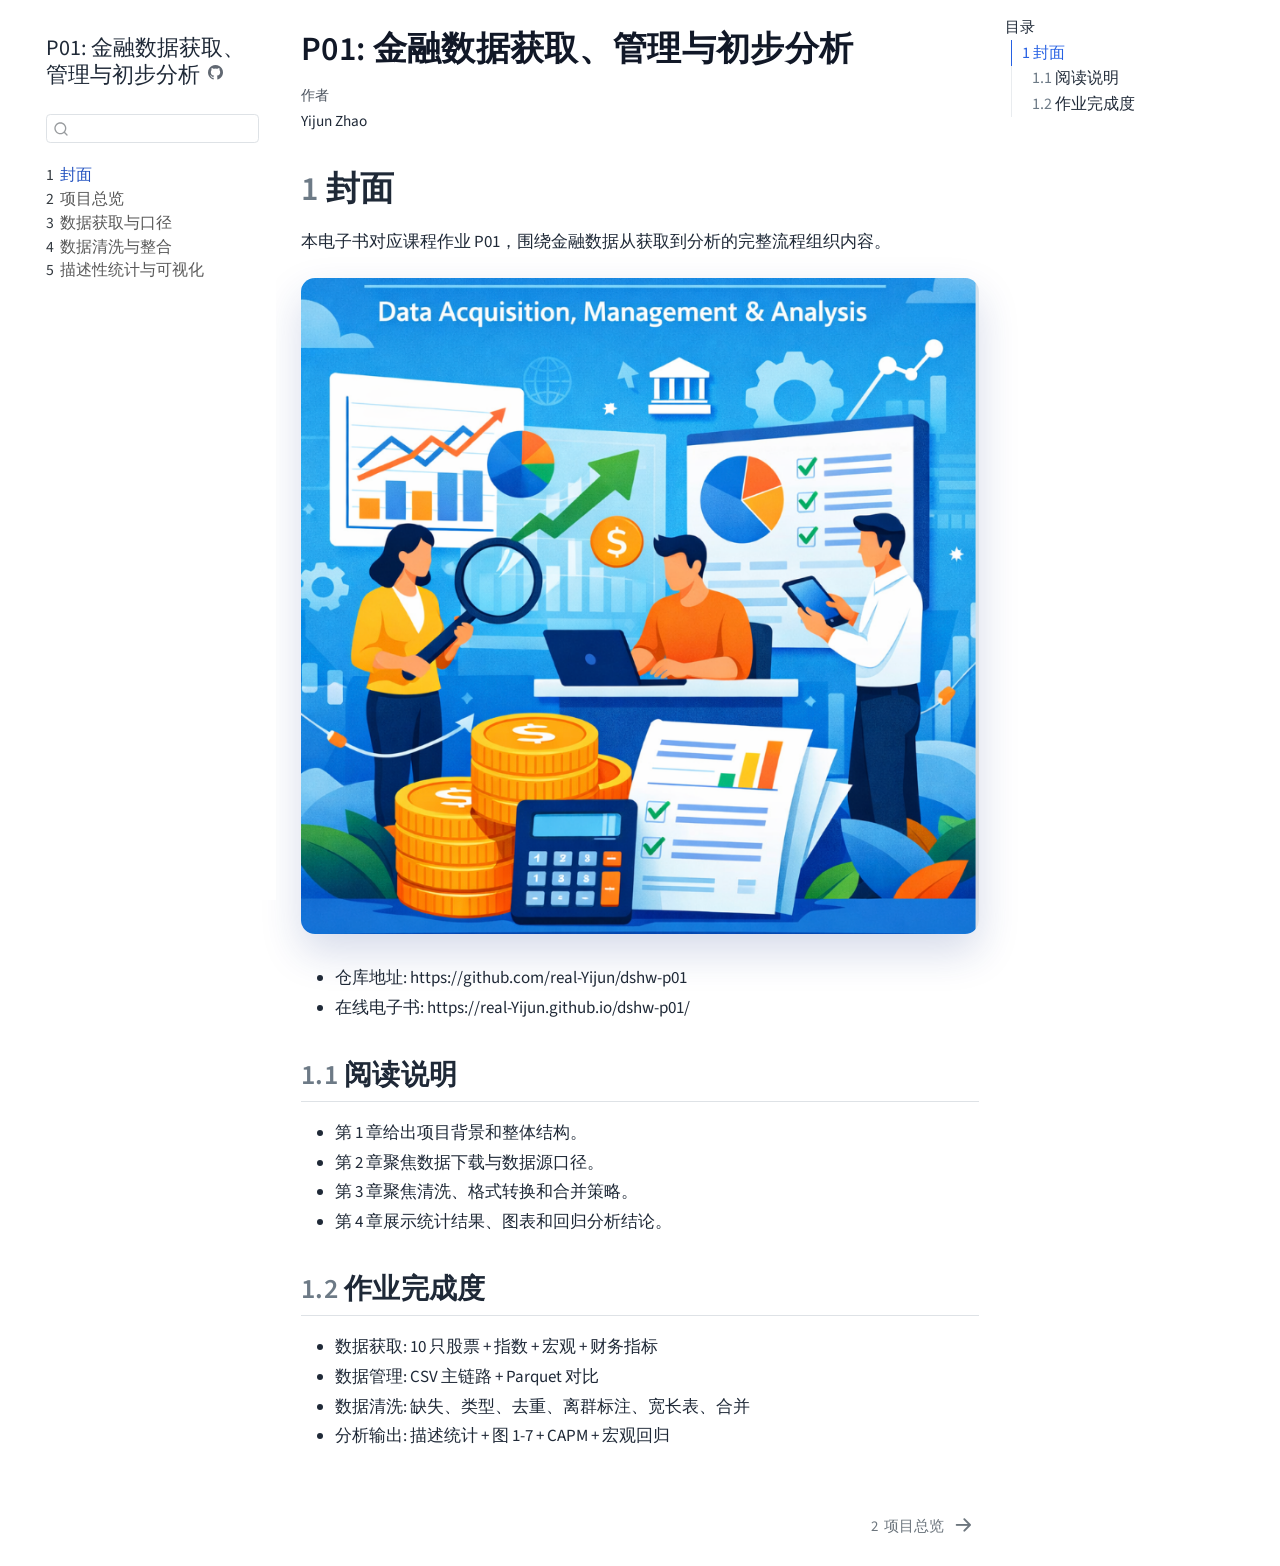
<file: index.html>
<!DOCTYPE html>
<html xmlns="http://www.w3.org/1999/xhtml" lang="zh-Hans" xml:lang="zh-Hans"><head>

<meta charset="utf-8">
<meta name="generator" content="quarto-1.9.36">

<meta name="viewport" content="width=device-width, initial-scale=1.0, user-scalable=yes">

<meta name="author" content="Yijun Zhao">

<title>P01: 金融数据获取、管理与初步分析</title>
<style>
/* Default styles provided by pandoc.
** See https://pandoc.org/MANUAL.html#variables-for-html for config info.
*/
code{white-space: pre-wrap;}
span.smallcaps{font-variant: small-caps;}
div.columns{display: flex; gap: min(4vw, 1.5em);}
div.column{flex: auto; overflow-x: auto;}
div.hanging-indent{margin-left: 1.5em; text-indent: -1.5em;}
ul.task-list{list-style: none;}
ul.task-list li input[type="checkbox"] {
  width: 0.8em;
  margin: 0 0.8em 0.2em -1em; /* quarto-specific, see https://github.com/quarto-dev/quarto-cli/issues/4556 */ 
  vertical-align: middle;
}
</style>


<script src="site_libs/quarto-nav/quarto-nav.js"></script>
<script src="site_libs/quarto-nav/headroom.min.js"></script>
<script src="site_libs/clipboard/clipboard.min.js"></script>
<script src="site_libs/quarto-search/autocomplete.umd.js"></script>
<script src="site_libs/quarto-search/fuse.min.js"></script>
<script src="site_libs/quarto-search/quarto-search.js"></script>
<meta name="quarto:offset" content="./">
<link href="./book/01-overview.html" rel="next">
<script src="site_libs/quarto-html/quarto.js" type="module"></script>
<script src="site_libs/quarto-html/tabsets/tabsets.js" type="module"></script>
<script src="site_libs/quarto-html/popper.min.js"></script>
<script src="site_libs/quarto-html/tippy.umd.min.js"></script>
<script src="site_libs/quarto-html/anchor.min.js"></script>
<link href="site_libs/quarto-html/tippy.css" rel="stylesheet">
<link href="site_libs/quarto-html/quarto-syntax-highlighting-845c23b38eaddc0f92fda52bfe77a8c8.css" rel="stylesheet" id="quarto-text-highlighting-styles">
<script src="site_libs/bootstrap/bootstrap.min.js"></script>
<link href="site_libs/bootstrap/bootstrap-icons.css" rel="stylesheet">
<link href="site_libs/bootstrap/bootstrap-826be9151f1d60a3800daace7fd05715.min.css" rel="stylesheet" append-hash="true" id="quarto-bootstrap" data-mode="light">
<script id="quarto-search-options" type="application/json">{
  "location": "sidebar",
  "copy-button": false,
  "collapse-after": 3,
  "panel-placement": "start",
  "type": "textbox",
  "limit": 50,
  "keyboard-shortcut": [
    "f",
    "/",
    "s"
  ],
  "show-item-context": false,
  "language": {
    "search-no-results-text": "没有结果",
    "search-matching-documents-text": "匹配的文档",
    "search-copy-link-title": "复制搜索链接",
    "search-hide-matches-text": "隐藏其它匹配结果",
    "search-more-match-text": "更多匹配结果",
    "search-more-matches-text": "更多匹配结果",
    "search-clear-button-title": "清除",
    "search-text-placeholder": "",
    "search-detached-cancel-button-title": "取消",
    "search-submit-button-title": "提交",
    "search-label": "搜索"
  }
}</script>


</head>

<body class="nav-sidebar floating quarto-light">

<div id="quarto-search-results"></div>
  <header id="quarto-header" class="headroom fixed-top">
  <nav class="quarto-secondary-nav">
    <div class="container-fluid d-flex">
      <button type="button" class="quarto-btn-toggle btn" data-bs-toggle="collapse" role="button" data-bs-target=".quarto-sidebar-collapse-item" aria-controls="quarto-sidebar" aria-expanded="false" aria-label="展开或折叠侧边栏导航" onclick="if (window.quartoToggleHeadroom) { window.quartoToggleHeadroom(); }">
        <i class="bi bi-layout-text-sidebar-reverse"></i>
      </button>
        <nav class="quarto-page-breadcrumbs" aria-label="breadcrumb"><ol class="breadcrumb"><li class="breadcrumb-item"><a href="./index.html"><span class="chapter-number">1</span>&nbsp; <span class="chapter-title">封面</span></a></li></ol></nav>
        <a class="flex-grow-1" role="navigation" data-bs-toggle="collapse" data-bs-target=".quarto-sidebar-collapse-item" aria-controls="quarto-sidebar" aria-expanded="false" aria-label="展开或折叠侧边栏导航" onclick="if (window.quartoToggleHeadroom) { window.quartoToggleHeadroom(); }">      
        </a>
      <button type="button" class="btn quarto-search-button" aria-label="搜索" onclick="window.quartoOpenSearch();">
        <i class="bi bi-search"></i>
      </button>
    </div>
  </nav>
</header>
<!-- content -->
<div id="quarto-content" class="quarto-container page-columns page-rows-contents page-layout-article">
<!-- sidebar -->
  <nav id="quarto-sidebar" class="sidebar collapse collapse-horizontal quarto-sidebar-collapse-item sidebar-navigation floating overflow-auto">
    <div class="pt-lg-2 mt-2 text-left sidebar-header">
    <div class="sidebar-title mb-0 py-0">
      <a href="./">P01: 金融数据获取、管理与初步分析</a> 
        <div class="sidebar-tools-main">
    <a href="https://github.com/real-Yijun/dshw-p01" title="源代码" class="quarto-navigation-tool px-1" aria-label="源代码"><i class="bi bi-github"></i></a>
</div>
    </div>
      </div>
        <div class="mt-2 flex-shrink-0 align-items-center">
        <div class="sidebar-search">
        <div id="quarto-search" class="" title="搜索"></div>
        </div>
        </div>
    <div class="sidebar-menu-container"> 
    <ul class="list-unstyled mt-1">
        <li class="sidebar-item">
  <div class="sidebar-item-container"> 
  <a href="./index.html" class="sidebar-item-text sidebar-link active">
 <span class="menu-text"><span class="chapter-number">1</span>&nbsp; <span class="chapter-title">封面</span></span></a>
  </div>
</li>
        <li class="sidebar-item">
  <div class="sidebar-item-container"> 
  <a href="./book/01-overview.html" class="sidebar-item-text sidebar-link">
 <span class="menu-text"><span class="chapter-number">2</span>&nbsp; <span class="chapter-title">项目总览</span></span></a>
  </div>
</li>
        <li class="sidebar-item">
  <div class="sidebar-item-container"> 
  <a href="./book/02-download.html" class="sidebar-item-text sidebar-link">
 <span class="menu-text"><span class="chapter-number">3</span>&nbsp; <span class="chapter-title">数据获取与口径</span></span></a>
  </div>
</li>
        <li class="sidebar-item">
  <div class="sidebar-item-container"> 
  <a href="./book/03-clean.html" class="sidebar-item-text sidebar-link">
 <span class="menu-text"><span class="chapter-number">4</span>&nbsp; <span class="chapter-title">数据清洗与整合</span></span></a>
  </div>
</li>
        <li class="sidebar-item">
  <div class="sidebar-item-container"> 
  <a href="./03_analysis.html" class="sidebar-item-text sidebar-link">
 <span class="menu-text"><span class="chapter-number">5</span>&nbsp; <span class="chapter-title">描述性统计与可视化</span></span></a>
  </div>
</li>
    </ul>
    </div>
</nav>
<div id="quarto-sidebar-glass" class="quarto-sidebar-collapse-item" data-bs-toggle="collapse" data-bs-target=".quarto-sidebar-collapse-item"></div>
<!-- margin-sidebar -->
    <div id="quarto-margin-sidebar" class="sidebar margin-sidebar">
        <nav id="TOC" role="doc-toc" class="toc-active">
    <h2 id="toc-title">目录</h2>
   
  <ul>
  <li><a href="#封面" id="toc-封面" class="nav-link active" data-scroll-target="#封面"><span class="header-section-number">1</span> 封面</a>
  <ul class="collapse">
  <li><a href="#阅读说明" id="toc-阅读说明" class="nav-link" data-scroll-target="#阅读说明"><span class="header-section-number">1.1</span> 阅读说明</a></li>
  <li><a href="#作业完成度" id="toc-作业完成度" class="nav-link" data-scroll-target="#作业完成度"><span class="header-section-number">1.2</span> 作业完成度</a></li>
  </ul></li>
  </ul>
</nav>
    </div>
<!-- main -->
<main class="content" id="quarto-document-content">

<header id="title-block-header" class="quarto-title-block default">
<div class="quarto-title">
<h1 class="title">P01: 金融数据获取、管理与初步分析</h1>
</div>



<div class="quarto-title-meta">

    <div>
    <div class="quarto-title-meta-heading">作者</div>
    <div class="quarto-title-meta-contents">
             <p>Yijun Zhao </p>
          </div>
  </div>
    
  
    
  </div>
  


</header>


<section id="封面" class="level1" data-number="1">
<h1 data-number="1"><span class="header-section-number">1</span> 封面</h1>
<p>本电子书对应课程作业 P01，围绕金融数据从获取到分析的完整流程组织内容。</p>
<div class="cover-hero">
<p><img src="book/assets/cover.png" class="img-fluid" alt="Data Acquisition, Management &amp; Analysis 封面图"></p>
</div>
<ul>
<li>仓库地址: https://github.com/real-Yijun/dshw-p01</li>
<li>在线电子书: https://real-Yijun.github.io/dshw-p01/</li>
</ul>
<section id="阅读说明" class="level2" data-number="1.1">
<h2 data-number="1.1" class="anchored" data-anchor-id="阅读说明"><span class="header-section-number">1.1</span> 阅读说明</h2>
<ul>
<li>第 1 章给出项目背景和整体结构。</li>
<li>第 2 章聚焦数据下载与数据源口径。</li>
<li>第 3 章聚焦清洗、格式转换和合并策略。</li>
<li>第 4 章展示统计结果、图表和回归分析结论。</li>
</ul>
</section>
<section id="作业完成度" class="level2" data-number="1.2">
<h2 data-number="1.2" class="anchored" data-anchor-id="作业完成度"><span class="header-section-number">1.2</span> 作业完成度</h2>
<ul>
<li>数据获取: 10 只股票 + 指数 + 宏观 + 财务指标</li>
<li>数据管理: CSV 主链路 + Parquet 对比</li>
<li>数据清洗: 缺失、类型、去重、离群标注、宽长表、合并</li>
<li>分析输出: 描述统计 + 图 1-7 + CAPM + 宏观回归</li>
</ul>


</section>
</section>

</main> <!-- /main -->
<script id="quarto-html-after-body" type="application/javascript">
  window.document.addEventListener("DOMContentLoaded", function (event) {
    const icon = "";
    const anchorJS = new window.AnchorJS();
    anchorJS.options = {
      placement: 'right',
      icon: icon
    };
    anchorJS.add('.anchored');
    const isCodeAnnotation = (el) => {
      for (const clz of el.classList) {
        if (clz.startsWith('code-annotation-')) {                     
          return true;
        }
      }
      return false;
    }
    const onCopySuccess = function(e) {
      // button target
      const button = e.trigger;
      // don't keep focus
      button.blur();
      // flash "checked"
      button.classList.add('code-copy-button-checked');
      var currentTitle = button.getAttribute("title");
      button.setAttribute("title", "已复制");
      let tooltip;
      if (window.bootstrap) {
        button.setAttribute("data-bs-toggle", "tooltip");
        button.setAttribute("data-bs-placement", "left");
        button.setAttribute("data-bs-title", "已复制");
        tooltip = new bootstrap.Tooltip(button, 
          { trigger: "manual", 
            customClass: "code-copy-button-tooltip",
            offset: [0, -8]});
        tooltip.show();    
      }
      setTimeout(function() {
        if (tooltip) {
          tooltip.hide();
          button.removeAttribute("data-bs-title");
          button.removeAttribute("data-bs-toggle");
          button.removeAttribute("data-bs-placement");
        }
        button.setAttribute("title", currentTitle);
        button.classList.remove('code-copy-button-checked');
      }, 1000);
      // clear code selection
      e.clearSelection();
    }
    const getTextToCopy = function(trigger) {
      const outerScaffold = trigger.parentElement.cloneNode(true);
      const codeEl = outerScaffold.querySelector('code');
      for (const childEl of codeEl.children) {
        if (isCodeAnnotation(childEl)) {
          childEl.remove();
        }
      }
      return codeEl.innerText;
    }
    const clipboard = new window.ClipboardJS('.code-copy-button:not([data-in-quarto-modal])', {
      text: getTextToCopy
    });
    clipboard.on('success', onCopySuccess);
    if (window.document.getElementById('quarto-embedded-source-code-modal')) {
      const clipboardModal = new window.ClipboardJS('.code-copy-button[data-in-quarto-modal]', {
        text: getTextToCopy,
        container: window.document.getElementById('quarto-embedded-source-code-modal')
      });
      clipboardModal.on('success', onCopySuccess);
    }
      var localhostRegex = new RegExp(/^(?:http|https):\/\/localhost\:?[0-9]*\//);
      var mailtoRegex = new RegExp(/^mailto:/);
        var filterRegex = new RegExp('/' + window.location.host + '/');
      var isInternal = (href) => {
          return filterRegex.test(href) || localhostRegex.test(href) || mailtoRegex.test(href);
      }
      // Inspect non-navigation links and adorn them if external
     var links = window.document.querySelectorAll('a[href]:not(.nav-link):not(.navbar-brand):not(.toc-action):not(.sidebar-link):not(.sidebar-item-toggle):not(.pagination-link):not(.no-external):not([aria-hidden]):not(.dropdown-item):not(.quarto-navigation-tool):not(.about-link)');
      for (var i=0; i<links.length; i++) {
        const link = links[i];
        if (!isInternal(link.href)) {
          // undo the damage that might have been done by quarto-nav.js in the case of
          // links that we want to consider external
          if (link.dataset.originalHref !== undefined) {
            link.href = link.dataset.originalHref;
          }
        }
      }
    function tippyHover(el, contentFn, onTriggerFn, onUntriggerFn) {
      const config = {
        allowHTML: true,
        maxWidth: 500,
        delay: 100,
        arrow: false,
        appendTo: function(el) {
            return el.parentElement;
        },
        interactive: true,
        interactiveBorder: 10,
        theme: 'quarto',
        placement: 'bottom-start',
      };
      if (contentFn) {
        config.content = contentFn;
      }
      if (onTriggerFn) {
        config.onTrigger = onTriggerFn;
      }
      if (onUntriggerFn) {
        config.onUntrigger = onUntriggerFn;
      }
      window.tippy(el, config); 
    }
    const noterefs = window.document.querySelectorAll('a[role="doc-noteref"]');
    for (var i=0; i<noterefs.length; i++) {
      const ref = noterefs[i];
      tippyHover(ref, function() {
        // use id or data attribute instead here
        let href = ref.getAttribute('data-footnote-href') || ref.getAttribute('href');
        try { href = new URL(href).hash; } catch {}
        const id = href.replace(/^#\/?/, "");
        const note = window.document.getElementById(id);
        if (note) {
          return note.innerHTML;
        } else {
          return "";
        }
      });
    }
    const xrefs = window.document.querySelectorAll('a.quarto-xref');
    const processXRef = (id, note) => {
      // Strip column container classes
      const stripColumnClz = (el) => {
        el.classList.remove("page-full", "page-columns");
        if (el.children) {
          for (const child of el.children) {
            stripColumnClz(child);
          }
        }
      }
      stripColumnClz(note)
      if (id === null || id.startsWith('sec-')) {
        // Special case sections, only their first couple elements
        const container = document.createElement("div");
        if (note.children && note.children.length > 2) {
          container.appendChild(note.children[0].cloneNode(true));
          for (let i = 1; i < note.children.length; i++) {
            const child = note.children[i];
            if (child.tagName === "P" && child.innerText === "") {
              continue;
            } else {
              container.appendChild(child.cloneNode(true));
              break;
            }
          }
          if (window.Quarto?.typesetMath) {
            window.Quarto.typesetMath(container);
          }
          return container.innerHTML
        } else {
          if (window.Quarto?.typesetMath) {
            window.Quarto.typesetMath(note);
          }
          return note.innerHTML;
        }
      } else {
        // Remove any anchor links if they are present
        const anchorLink = note.querySelector('a.anchorjs-link');
        if (anchorLink) {
          anchorLink.remove();
        }
        if (window.Quarto?.typesetMath) {
          window.Quarto.typesetMath(note);
        }
        if (note.classList.contains("callout")) {
          return note.outerHTML;
        } else {
          return note.innerHTML;
        }
      }
    }
    for (var i=0; i<xrefs.length; i++) {
      const xref = xrefs[i];
      tippyHover(xref, undefined, function(instance) {
        instance.disable();
        let url = xref.getAttribute('href');
        let hash = undefined; 
        if (url.startsWith('#')) {
          hash = url;
        } else {
          try { hash = new URL(url).hash; } catch {}
        }
        if (hash) {
          const id = hash.replace(/^#\/?/, "");
          const note = window.document.getElementById(id);
          if (note !== null) {
            try {
              const html = processXRef(id, note.cloneNode(true));
              instance.setContent(html);
            } finally {
              instance.enable();
              instance.show();
            }
          } else {
            // See if we can fetch this
            fetch(url.split('#')[0])
            .then(res => res.text())
            .then(html => {
              const parser = new DOMParser();
              const htmlDoc = parser.parseFromString(html, "text/html");
              const note = htmlDoc.getElementById(id);
              if (note !== null) {
                const html = processXRef(id, note);
                instance.setContent(html);
              } 
            }).finally(() => {
              instance.enable();
              instance.show();
            });
          }
        } else {
          // See if we can fetch a full url (with no hash to target)
          // This is a special case and we should probably do some content thinning / targeting
          fetch(url)
          .then(res => res.text())
          .then(html => {
            const parser = new DOMParser();
            const htmlDoc = parser.parseFromString(html, "text/html");
            const note = htmlDoc.querySelector('main.content');
            if (note !== null) {
              // This should only happen for chapter cross references
              // (since there is no id in the URL)
              // remove the first header
              if (note.children.length > 0 && note.children[0].tagName === "HEADER") {
                note.children[0].remove();
              }
              const html = processXRef(null, note);
              instance.setContent(html);
            } 
          }).finally(() => {
            instance.enable();
            instance.show();
          });
        }
      }, function(instance) {
      });
    }
        let selectedAnnoteEl;
        const selectorForAnnotation = ( cell, annotation) => {
          let cellAttr = 'data-code-cell="' + cell + '"';
          let lineAttr = 'data-code-annotation="' +  annotation + '"';
          const selector = 'span[' + cellAttr + '][' + lineAttr + ']';
          return selector;
        }
        const selectCodeLines = (annoteEl) => {
          const doc = window.document;
          const targetCell = annoteEl.getAttribute("data-target-cell");
          const targetAnnotation = annoteEl.getAttribute("data-target-annotation");
          const annoteSpan = window.document.querySelector(selectorForAnnotation(targetCell, targetAnnotation));
          const lines = annoteSpan.getAttribute("data-code-lines").split(",");
          const lineIds = lines.map((line) => {
            return targetCell + "-" + line;
          })
          let top = null;
          let height = null;
          let parent = null;
          if (lineIds.length > 0) {
              //compute the position of the single el (top and bottom and make a div)
              const el = window.document.getElementById(lineIds[0]);
              top = el.offsetTop;
              height = el.offsetHeight;
              parent = el.parentElement.parentElement;
            if (lineIds.length > 1) {
              const lastEl = window.document.getElementById(lineIds[lineIds.length - 1]);
              const bottom = lastEl.offsetTop + lastEl.offsetHeight;
              height = bottom - top;
            }
            if (top !== null && height !== null && parent !== null) {
              // cook up a div (if necessary) and position it 
              let div = window.document.getElementById("code-annotation-line-highlight");
              if (div === null) {
                div = window.document.createElement("div");
                div.setAttribute("id", "code-annotation-line-highlight");
                div.style.position = 'absolute';
                parent.appendChild(div);
              }
              div.style.top = top - 2 + "px";
              div.style.height = height + 4 + "px";
              div.style.left = 0;
              let gutterDiv = window.document.getElementById("code-annotation-line-highlight-gutter");
              if (gutterDiv === null) {
                gutterDiv = window.document.createElement("div");
                gutterDiv.setAttribute("id", "code-annotation-line-highlight-gutter");
                gutterDiv.style.position = 'absolute';
                const codeCell = window.document.getElementById(targetCell);
                const gutter = codeCell.querySelector('.code-annotation-gutter');
                gutter.appendChild(gutterDiv);
              }
              gutterDiv.style.top = top - 2 + "px";
              gutterDiv.style.height = height + 4 + "px";
            }
            selectedAnnoteEl = annoteEl;
          }
        };
        const unselectCodeLines = () => {
          const elementsIds = ["code-annotation-line-highlight", "code-annotation-line-highlight-gutter"];
          elementsIds.forEach((elId) => {
            const div = window.document.getElementById(elId);
            if (div) {
              div.remove();
            }
          });
          selectedAnnoteEl = undefined;
        };
          // Handle positioning of the toggle
      window.addEventListener(
        "resize",
        throttle(() => {
          elRect = undefined;
          if (selectedAnnoteEl) {
            selectCodeLines(selectedAnnoteEl);
          }
        }, 10)
      );
      function throttle(fn, ms) {
      let throttle = false;
      let timer;
        return (...args) => {
          if(!throttle) { // first call gets through
              fn.apply(this, args);
              throttle = true;
          } else { // all the others get throttled
              if(timer) clearTimeout(timer); // cancel #2
              timer = setTimeout(() => {
                fn.apply(this, args);
                timer = throttle = false;
              }, ms);
          }
        };
      }
        // Attach click handler to the DT
        const annoteDls = window.document.querySelectorAll('dt[data-target-cell]');
        for (const annoteDlNode of annoteDls) {
          annoteDlNode.addEventListener('click', (event) => {
            const clickedEl = event.target;
            if (clickedEl !== selectedAnnoteEl) {
              unselectCodeLines();
              const activeEl = window.document.querySelector('dt[data-target-cell].code-annotation-active');
              if (activeEl) {
                activeEl.classList.remove('code-annotation-active');
              }
              selectCodeLines(clickedEl);
              clickedEl.classList.add('code-annotation-active');
            } else {
              // Unselect the line
              unselectCodeLines();
              clickedEl.classList.remove('code-annotation-active');
            }
          });
        }
    const findCites = (el) => {
      const parentEl = el.parentElement;
      if (parentEl) {
        const cites = parentEl.dataset.cites;
        if (cites) {
          return {
            el,
            cites: cites.split(' ')
          };
        } else {
          return findCites(el.parentElement)
        }
      } else {
        return undefined;
      }
    };
    var bibliorefs = window.document.querySelectorAll('a[role="doc-biblioref"]');
    for (var i=0; i<bibliorefs.length; i++) {
      const ref = bibliorefs[i];
      const citeInfo = findCites(ref);
      if (citeInfo) {
        tippyHover(citeInfo.el, function() {
          var popup = window.document.createElement('div');
          citeInfo.cites.forEach(function(cite) {
            var citeDiv = window.document.createElement('div');
            citeDiv.classList.add('hanging-indent');
            citeDiv.classList.add('csl-entry');
            var biblioDiv = window.document.getElementById('ref-' + cite);
            if (biblioDiv) {
              citeDiv.innerHTML = biblioDiv.innerHTML;
            }
            popup.appendChild(citeDiv);
          });
          return popup.innerHTML;
        });
      }
    }
  });
  </script>
<nav class="page-navigation">
  <div class="nav-page nav-page-previous">
  </div>
  <div class="nav-page nav-page-next">
      <a href="./book/01-overview.html" class="pagination-link" aria-label="项目总览">
        <span class="nav-page-text"><span class="chapter-number">2</span>&nbsp; <span class="chapter-title">项目总览</span></span> <i class="bi bi-arrow-right-short"></i>
      </a>
  </div>
</nav>
</div> <!-- /content -->




</body></html>
</file>
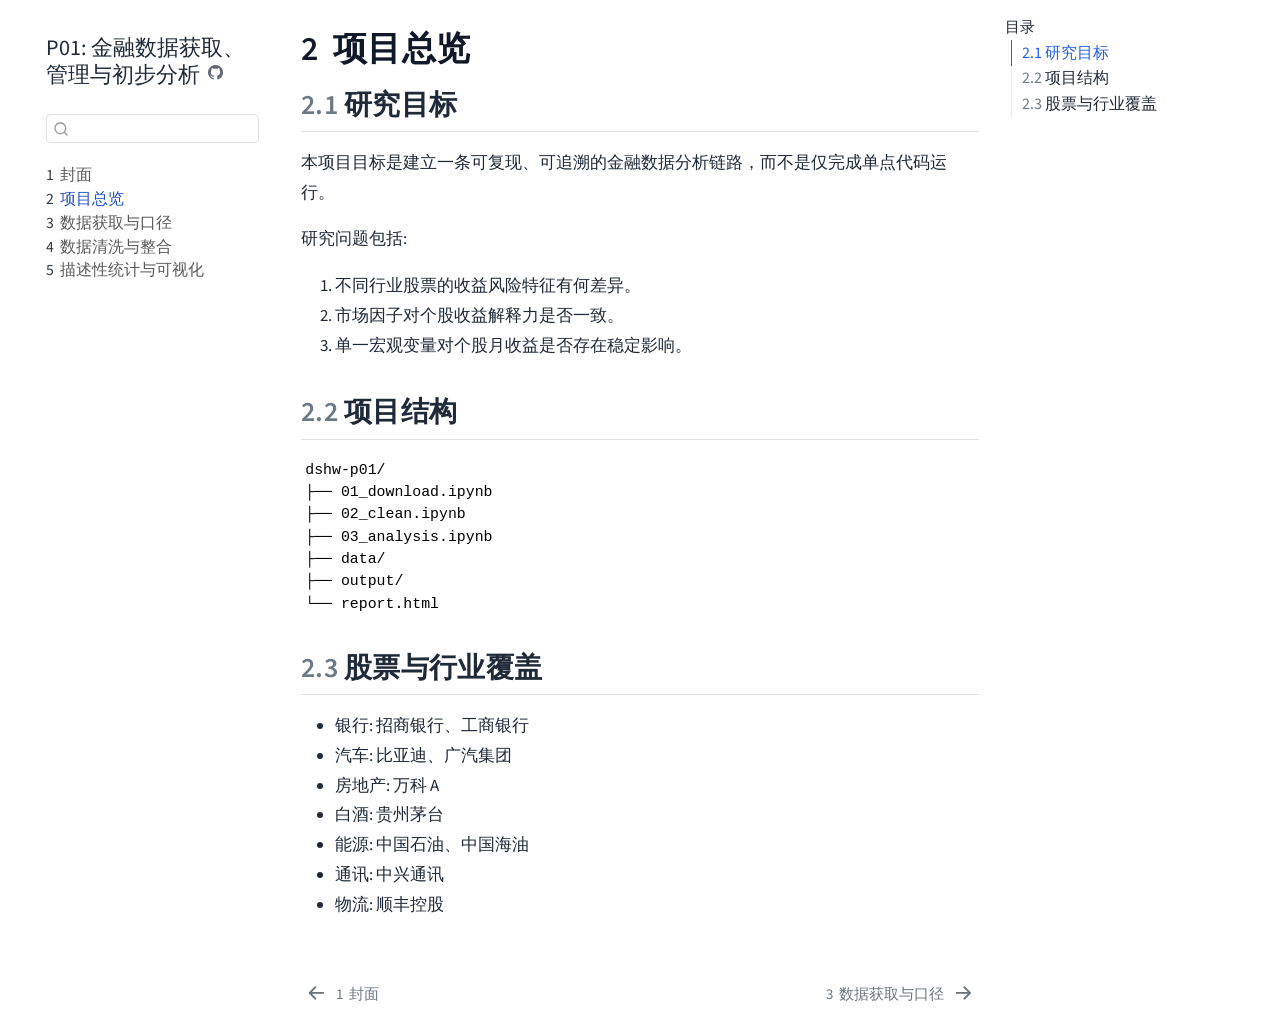
<file: book/01-overview.html>
<!DOCTYPE html>
<html xmlns="http://www.w3.org/1999/xhtml" lang="zh-Hans" xml:lang="zh-Hans"><head>

<meta charset="utf-8">
<meta name="generator" content="quarto-1.9.36">

<meta name="viewport" content="width=device-width, initial-scale=1.0, user-scalable=yes">


<title>2&nbsp; 项目总览 – P01: 金融数据获取、管理与初步分析</title>
<style>
/* Default styles provided by pandoc.
** See https://pandoc.org/MANUAL.html#variables-for-html for config info.
*/
code{white-space: pre-wrap;}
span.smallcaps{font-variant: small-caps;}
div.columns{display: flex; gap: min(4vw, 1.5em);}
div.column{flex: auto; overflow-x: auto;}
div.hanging-indent{margin-left: 1.5em; text-indent: -1.5em;}
ul.task-list{list-style: none;}
ul.task-list li input[type="checkbox"] {
  width: 0.8em;
  margin: 0 0.8em 0.2em -1em; /* quarto-specific, see https://github.com/quarto-dev/quarto-cli/issues/4556 */ 
  vertical-align: middle;
}
</style>


<script src="../site_libs/quarto-nav/quarto-nav.js"></script>
<script src="../site_libs/quarto-nav/headroom.min.js"></script>
<script src="../site_libs/clipboard/clipboard.min.js"></script>
<script src="../site_libs/quarto-search/autocomplete.umd.js"></script>
<script src="../site_libs/quarto-search/fuse.min.js"></script>
<script src="../site_libs/quarto-search/quarto-search.js"></script>
<meta name="quarto:offset" content="../">
<link href="../book/02-download.html" rel="next">
<link href="../index.html" rel="prev">
<script src="../site_libs/quarto-html/quarto.js" type="module"></script>
<script src="../site_libs/quarto-html/tabsets/tabsets.js" type="module"></script>
<script src="../site_libs/quarto-html/popper.min.js"></script>
<script src="../site_libs/quarto-html/tippy.umd.min.js"></script>
<script src="../site_libs/quarto-html/anchor.min.js"></script>
<link href="../site_libs/quarto-html/tippy.css" rel="stylesheet">
<link href="../site_libs/quarto-html/quarto-syntax-highlighting-845c23b38eaddc0f92fda52bfe77a8c8.css" rel="stylesheet" id="quarto-text-highlighting-styles">
<script src="../site_libs/bootstrap/bootstrap.min.js"></script>
<link href="../site_libs/bootstrap/bootstrap-icons.css" rel="stylesheet">
<link href="../site_libs/bootstrap/bootstrap-826be9151f1d60a3800daace7fd05715.min.css" rel="stylesheet" append-hash="true" id="quarto-bootstrap" data-mode="light">
<script id="quarto-search-options" type="application/json">{
  "location": "sidebar",
  "copy-button": false,
  "collapse-after": 3,
  "panel-placement": "start",
  "type": "textbox",
  "limit": 50,
  "keyboard-shortcut": [
    "f",
    "/",
    "s"
  ],
  "show-item-context": false,
  "language": {
    "search-no-results-text": "没有结果",
    "search-matching-documents-text": "匹配的文档",
    "search-copy-link-title": "复制搜索链接",
    "search-hide-matches-text": "隐藏其它匹配结果",
    "search-more-match-text": "更多匹配结果",
    "search-more-matches-text": "更多匹配结果",
    "search-clear-button-title": "清除",
    "search-text-placeholder": "",
    "search-detached-cancel-button-title": "取消",
    "search-submit-button-title": "提交",
    "search-label": "搜索"
  }
}</script>


</head>

<body class="nav-sidebar floating quarto-light">

<div id="quarto-search-results"></div>
  <header id="quarto-header" class="headroom fixed-top">
  <nav class="quarto-secondary-nav">
    <div class="container-fluid d-flex">
      <button type="button" class="quarto-btn-toggle btn" data-bs-toggle="collapse" role="button" data-bs-target=".quarto-sidebar-collapse-item" aria-controls="quarto-sidebar" aria-expanded="false" aria-label="展开或折叠侧边栏导航" onclick="if (window.quartoToggleHeadroom) { window.quartoToggleHeadroom(); }">
        <i class="bi bi-layout-text-sidebar-reverse"></i>
      </button>
        <nav class="quarto-page-breadcrumbs" aria-label="breadcrumb"><ol class="breadcrumb"><li class="breadcrumb-item"><a href="../book/01-overview.html"><span class="chapter-number">2</span>&nbsp; <span class="chapter-title">项目总览</span></a></li></ol></nav>
        <a class="flex-grow-1" role="navigation" data-bs-toggle="collapse" data-bs-target=".quarto-sidebar-collapse-item" aria-controls="quarto-sidebar" aria-expanded="false" aria-label="展开或折叠侧边栏导航" onclick="if (window.quartoToggleHeadroom) { window.quartoToggleHeadroom(); }">      
        </a>
      <button type="button" class="btn quarto-search-button" aria-label="搜索" onclick="window.quartoOpenSearch();">
        <i class="bi bi-search"></i>
      </button>
    </div>
  </nav>
</header>
<!-- content -->
<div id="quarto-content" class="quarto-container page-columns page-rows-contents page-layout-article">
<!-- sidebar -->
  <nav id="quarto-sidebar" class="sidebar collapse collapse-horizontal quarto-sidebar-collapse-item sidebar-navigation floating overflow-auto">
    <div class="pt-lg-2 mt-2 text-left sidebar-header">
    <div class="sidebar-title mb-0 py-0">
      <a href="../">P01: 金融数据获取、管理与初步分析</a> 
        <div class="sidebar-tools-main">
    <a href="https://github.com/real-Yijun/dshw-p01" title="源代码" class="quarto-navigation-tool px-1" aria-label="源代码"><i class="bi bi-github"></i></a>
</div>
    </div>
      </div>
        <div class="mt-2 flex-shrink-0 align-items-center">
        <div class="sidebar-search">
        <div id="quarto-search" class="" title="搜索"></div>
        </div>
        </div>
    <div class="sidebar-menu-container"> 
    <ul class="list-unstyled mt-1">
        <li class="sidebar-item">
  <div class="sidebar-item-container"> 
  <a href="../index.html" class="sidebar-item-text sidebar-link">
 <span class="menu-text"><span class="chapter-number">1</span>&nbsp; <span class="chapter-title">封面</span></span></a>
  </div>
</li>
        <li class="sidebar-item">
  <div class="sidebar-item-container"> 
  <a href="../book/01-overview.html" class="sidebar-item-text sidebar-link active">
 <span class="menu-text"><span class="chapter-number">2</span>&nbsp; <span class="chapter-title">项目总览</span></span></a>
  </div>
</li>
        <li class="sidebar-item">
  <div class="sidebar-item-container"> 
  <a href="../book/02-download.html" class="sidebar-item-text sidebar-link">
 <span class="menu-text"><span class="chapter-number">3</span>&nbsp; <span class="chapter-title">数据获取与口径</span></span></a>
  </div>
</li>
        <li class="sidebar-item">
  <div class="sidebar-item-container"> 
  <a href="../book/03-clean.html" class="sidebar-item-text sidebar-link">
 <span class="menu-text"><span class="chapter-number">4</span>&nbsp; <span class="chapter-title">数据清洗与整合</span></span></a>
  </div>
</li>
        <li class="sidebar-item">
  <div class="sidebar-item-container"> 
  <a href="../03_analysis.html" class="sidebar-item-text sidebar-link">
 <span class="menu-text"><span class="chapter-number">5</span>&nbsp; <span class="chapter-title">描述性统计与可视化</span></span></a>
  </div>
</li>
    </ul>
    </div>
</nav>
<div id="quarto-sidebar-glass" class="quarto-sidebar-collapse-item" data-bs-toggle="collapse" data-bs-target=".quarto-sidebar-collapse-item"></div>
<!-- margin-sidebar -->
    <div id="quarto-margin-sidebar" class="sidebar margin-sidebar">
        <nav id="TOC" role="doc-toc" class="toc-active">
    <h2 id="toc-title">目录</h2>
   
  <ul>
  <li><a href="#研究目标" id="toc-研究目标" class="nav-link active" data-scroll-target="#研究目标"><span class="header-section-number">2.1</span> 研究目标</a></li>
  <li><a href="#项目结构" id="toc-项目结构" class="nav-link" data-scroll-target="#项目结构"><span class="header-section-number">2.2</span> 项目结构</a></li>
  <li><a href="#股票与行业覆盖" id="toc-股票与行业覆盖" class="nav-link" data-scroll-target="#股票与行业覆盖"><span class="header-section-number">2.3</span> 股票与行业覆盖</a></li>
  </ul>
</nav>
    </div>
<!-- main -->
<main class="content" id="quarto-document-content">

<header id="title-block-header" class="quarto-title-block default">
<div class="quarto-title">
<h1 class="title"><span class="chapter-number">2</span>&nbsp; <span class="chapter-title">项目总览</span></h1>
</div>



<div class="quarto-title-meta">

    
  
    
  </div>
  


</header>


<section id="研究目标" class="level2" data-number="2.1">
<h2 data-number="2.1" class="anchored" data-anchor-id="研究目标"><span class="header-section-number">2.1</span> 研究目标</h2>
<p>本项目目标是建立一条可复现、可追溯的金融数据分析链路，而不是仅完成单点代码运行。</p>
<p>研究问题包括:</p>
<ol type="1">
<li>不同行业股票的收益风险特征有何差异。</li>
<li>市场因子对个股收益解释力是否一致。</li>
<li>单一宏观变量对个股月收益是否存在稳定影响。</li>
</ol>
</section>
<section id="项目结构" class="level2" data-number="2.2">
<h2 data-number="2.2" class="anchored" data-anchor-id="项目结构"><span class="header-section-number">2.2</span> 项目结构</h2>
<pre class="text"><code>dshw-p01/
├── 01_download.ipynb
├── 02_clean.ipynb
├── 03_analysis.ipynb
├── data/
├── output/
└── report.html</code></pre>
</section>
<section id="股票与行业覆盖" class="level2" data-number="2.3">
<h2 data-number="2.3" class="anchored" data-anchor-id="股票与行业覆盖"><span class="header-section-number">2.3</span> 股票与行业覆盖</h2>
<ul>
<li>银行: 招商银行、工商银行</li>
<li>汽车: 比亚迪、广汽集团</li>
<li>房地产: 万科 A</li>
<li>白酒: 贵州茅台</li>
<li>能源: 中国石油、中国海油</li>
<li>通讯: 中兴通讯</li>
<li>物流: 顺丰控股</li>
</ul>


</section>

</main> <!-- /main -->
<script id="quarto-html-after-body" type="application/javascript">
  window.document.addEventListener("DOMContentLoaded", function (event) {
    const icon = "";
    const anchorJS = new window.AnchorJS();
    anchorJS.options = {
      placement: 'right',
      icon: icon
    };
    anchorJS.add('.anchored');
    const isCodeAnnotation = (el) => {
      for (const clz of el.classList) {
        if (clz.startsWith('code-annotation-')) {                     
          return true;
        }
      }
      return false;
    }
    const onCopySuccess = function(e) {
      // button target
      const button = e.trigger;
      // don't keep focus
      button.blur();
      // flash "checked"
      button.classList.add('code-copy-button-checked');
      var currentTitle = button.getAttribute("title");
      button.setAttribute("title", "已复制");
      let tooltip;
      if (window.bootstrap) {
        button.setAttribute("data-bs-toggle", "tooltip");
        button.setAttribute("data-bs-placement", "left");
        button.setAttribute("data-bs-title", "已复制");
        tooltip = new bootstrap.Tooltip(button, 
          { trigger: "manual", 
            customClass: "code-copy-button-tooltip",
            offset: [0, -8]});
        tooltip.show();    
      }
      setTimeout(function() {
        if (tooltip) {
          tooltip.hide();
          button.removeAttribute("data-bs-title");
          button.removeAttribute("data-bs-toggle");
          button.removeAttribute("data-bs-placement");
        }
        button.setAttribute("title", currentTitle);
        button.classList.remove('code-copy-button-checked');
      }, 1000);
      // clear code selection
      e.clearSelection();
    }
    const getTextToCopy = function(trigger) {
      const outerScaffold = trigger.parentElement.cloneNode(true);
      const codeEl = outerScaffold.querySelector('code');
      for (const childEl of codeEl.children) {
        if (isCodeAnnotation(childEl)) {
          childEl.remove();
        }
      }
      return codeEl.innerText;
    }
    const clipboard = new window.ClipboardJS('.code-copy-button:not([data-in-quarto-modal])', {
      text: getTextToCopy
    });
    clipboard.on('success', onCopySuccess);
    if (window.document.getElementById('quarto-embedded-source-code-modal')) {
      const clipboardModal = new window.ClipboardJS('.code-copy-button[data-in-quarto-modal]', {
        text: getTextToCopy,
        container: window.document.getElementById('quarto-embedded-source-code-modal')
      });
      clipboardModal.on('success', onCopySuccess);
    }
      var localhostRegex = new RegExp(/^(?:http|https):\/\/localhost\:?[0-9]*\//);
      var mailtoRegex = new RegExp(/^mailto:/);
        var filterRegex = new RegExp('/' + window.location.host + '/');
      var isInternal = (href) => {
          return filterRegex.test(href) || localhostRegex.test(href) || mailtoRegex.test(href);
      }
      // Inspect non-navigation links and adorn them if external
     var links = window.document.querySelectorAll('a[href]:not(.nav-link):not(.navbar-brand):not(.toc-action):not(.sidebar-link):not(.sidebar-item-toggle):not(.pagination-link):not(.no-external):not([aria-hidden]):not(.dropdown-item):not(.quarto-navigation-tool):not(.about-link)');
      for (var i=0; i<links.length; i++) {
        const link = links[i];
        if (!isInternal(link.href)) {
          // undo the damage that might have been done by quarto-nav.js in the case of
          // links that we want to consider external
          if (link.dataset.originalHref !== undefined) {
            link.href = link.dataset.originalHref;
          }
        }
      }
    function tippyHover(el, contentFn, onTriggerFn, onUntriggerFn) {
      const config = {
        allowHTML: true,
        maxWidth: 500,
        delay: 100,
        arrow: false,
        appendTo: function(el) {
            return el.parentElement;
        },
        interactive: true,
        interactiveBorder: 10,
        theme: 'quarto',
        placement: 'bottom-start',
      };
      if (contentFn) {
        config.content = contentFn;
      }
      if (onTriggerFn) {
        config.onTrigger = onTriggerFn;
      }
      if (onUntriggerFn) {
        config.onUntrigger = onUntriggerFn;
      }
      window.tippy(el, config); 
    }
    const noterefs = window.document.querySelectorAll('a[role="doc-noteref"]');
    for (var i=0; i<noterefs.length; i++) {
      const ref = noterefs[i];
      tippyHover(ref, function() {
        // use id or data attribute instead here
        let href = ref.getAttribute('data-footnote-href') || ref.getAttribute('href');
        try { href = new URL(href).hash; } catch {}
        const id = href.replace(/^#\/?/, "");
        const note = window.document.getElementById(id);
        if (note) {
          return note.innerHTML;
        } else {
          return "";
        }
      });
    }
    const xrefs = window.document.querySelectorAll('a.quarto-xref');
    const processXRef = (id, note) => {
      // Strip column container classes
      const stripColumnClz = (el) => {
        el.classList.remove("page-full", "page-columns");
        if (el.children) {
          for (const child of el.children) {
            stripColumnClz(child);
          }
        }
      }
      stripColumnClz(note)
      if (id === null || id.startsWith('sec-')) {
        // Special case sections, only their first couple elements
        const container = document.createElement("div");
        if (note.children && note.children.length > 2) {
          container.appendChild(note.children[0].cloneNode(true));
          for (let i = 1; i < note.children.length; i++) {
            const child = note.children[i];
            if (child.tagName === "P" && child.innerText === "") {
              continue;
            } else {
              container.appendChild(child.cloneNode(true));
              break;
            }
          }
          if (window.Quarto?.typesetMath) {
            window.Quarto.typesetMath(container);
          }
          return container.innerHTML
        } else {
          if (window.Quarto?.typesetMath) {
            window.Quarto.typesetMath(note);
          }
          return note.innerHTML;
        }
      } else {
        // Remove any anchor links if they are present
        const anchorLink = note.querySelector('a.anchorjs-link');
        if (anchorLink) {
          anchorLink.remove();
        }
        if (window.Quarto?.typesetMath) {
          window.Quarto.typesetMath(note);
        }
        if (note.classList.contains("callout")) {
          return note.outerHTML;
        } else {
          return note.innerHTML;
        }
      }
    }
    for (var i=0; i<xrefs.length; i++) {
      const xref = xrefs[i];
      tippyHover(xref, undefined, function(instance) {
        instance.disable();
        let url = xref.getAttribute('href');
        let hash = undefined; 
        if (url.startsWith('#')) {
          hash = url;
        } else {
          try { hash = new URL(url).hash; } catch {}
        }
        if (hash) {
          const id = hash.replace(/^#\/?/, "");
          const note = window.document.getElementById(id);
          if (note !== null) {
            try {
              const html = processXRef(id, note.cloneNode(true));
              instance.setContent(html);
            } finally {
              instance.enable();
              instance.show();
            }
          } else {
            // See if we can fetch this
            fetch(url.split('#')[0])
            .then(res => res.text())
            .then(html => {
              const parser = new DOMParser();
              const htmlDoc = parser.parseFromString(html, "text/html");
              const note = htmlDoc.getElementById(id);
              if (note !== null) {
                const html = processXRef(id, note);
                instance.setContent(html);
              } 
            }).finally(() => {
              instance.enable();
              instance.show();
            });
          }
        } else {
          // See if we can fetch a full url (with no hash to target)
          // This is a special case and we should probably do some content thinning / targeting
          fetch(url)
          .then(res => res.text())
          .then(html => {
            const parser = new DOMParser();
            const htmlDoc = parser.parseFromString(html, "text/html");
            const note = htmlDoc.querySelector('main.content');
            if (note !== null) {
              // This should only happen for chapter cross references
              // (since there is no id in the URL)
              // remove the first header
              if (note.children.length > 0 && note.children[0].tagName === "HEADER") {
                note.children[0].remove();
              }
              const html = processXRef(null, note);
              instance.setContent(html);
            } 
          }).finally(() => {
            instance.enable();
            instance.show();
          });
        }
      }, function(instance) {
      });
    }
        let selectedAnnoteEl;
        const selectorForAnnotation = ( cell, annotation) => {
          let cellAttr = 'data-code-cell="' + cell + '"';
          let lineAttr = 'data-code-annotation="' +  annotation + '"';
          const selector = 'span[' + cellAttr + '][' + lineAttr + ']';
          return selector;
        }
        const selectCodeLines = (annoteEl) => {
          const doc = window.document;
          const targetCell = annoteEl.getAttribute("data-target-cell");
          const targetAnnotation = annoteEl.getAttribute("data-target-annotation");
          const annoteSpan = window.document.querySelector(selectorForAnnotation(targetCell, targetAnnotation));
          const lines = annoteSpan.getAttribute("data-code-lines").split(",");
          const lineIds = lines.map((line) => {
            return targetCell + "-" + line;
          })
          let top = null;
          let height = null;
          let parent = null;
          if (lineIds.length > 0) {
              //compute the position of the single el (top and bottom and make a div)
              const el = window.document.getElementById(lineIds[0]);
              top = el.offsetTop;
              height = el.offsetHeight;
              parent = el.parentElement.parentElement;
            if (lineIds.length > 1) {
              const lastEl = window.document.getElementById(lineIds[lineIds.length - 1]);
              const bottom = lastEl.offsetTop + lastEl.offsetHeight;
              height = bottom - top;
            }
            if (top !== null && height !== null && parent !== null) {
              // cook up a div (if necessary) and position it 
              let div = window.document.getElementById("code-annotation-line-highlight");
              if (div === null) {
                div = window.document.createElement("div");
                div.setAttribute("id", "code-annotation-line-highlight");
                div.style.position = 'absolute';
                parent.appendChild(div);
              }
              div.style.top = top - 2 + "px";
              div.style.height = height + 4 + "px";
              div.style.left = 0;
              let gutterDiv = window.document.getElementById("code-annotation-line-highlight-gutter");
              if (gutterDiv === null) {
                gutterDiv = window.document.createElement("div");
                gutterDiv.setAttribute("id", "code-annotation-line-highlight-gutter");
                gutterDiv.style.position = 'absolute';
                const codeCell = window.document.getElementById(targetCell);
                const gutter = codeCell.querySelector('.code-annotation-gutter');
                gutter.appendChild(gutterDiv);
              }
              gutterDiv.style.top = top - 2 + "px";
              gutterDiv.style.height = height + 4 + "px";
            }
            selectedAnnoteEl = annoteEl;
          }
        };
        const unselectCodeLines = () => {
          const elementsIds = ["code-annotation-line-highlight", "code-annotation-line-highlight-gutter"];
          elementsIds.forEach((elId) => {
            const div = window.document.getElementById(elId);
            if (div) {
              div.remove();
            }
          });
          selectedAnnoteEl = undefined;
        };
          // Handle positioning of the toggle
      window.addEventListener(
        "resize",
        throttle(() => {
          elRect = undefined;
          if (selectedAnnoteEl) {
            selectCodeLines(selectedAnnoteEl);
          }
        }, 10)
      );
      function throttle(fn, ms) {
      let throttle = false;
      let timer;
        return (...args) => {
          if(!throttle) { // first call gets through
              fn.apply(this, args);
              throttle = true;
          } else { // all the others get throttled
              if(timer) clearTimeout(timer); // cancel #2
              timer = setTimeout(() => {
                fn.apply(this, args);
                timer = throttle = false;
              }, ms);
          }
        };
      }
        // Attach click handler to the DT
        const annoteDls = window.document.querySelectorAll('dt[data-target-cell]');
        for (const annoteDlNode of annoteDls) {
          annoteDlNode.addEventListener('click', (event) => {
            const clickedEl = event.target;
            if (clickedEl !== selectedAnnoteEl) {
              unselectCodeLines();
              const activeEl = window.document.querySelector('dt[data-target-cell].code-annotation-active');
              if (activeEl) {
                activeEl.classList.remove('code-annotation-active');
              }
              selectCodeLines(clickedEl);
              clickedEl.classList.add('code-annotation-active');
            } else {
              // Unselect the line
              unselectCodeLines();
              clickedEl.classList.remove('code-annotation-active');
            }
          });
        }
    const findCites = (el) => {
      const parentEl = el.parentElement;
      if (parentEl) {
        const cites = parentEl.dataset.cites;
        if (cites) {
          return {
            el,
            cites: cites.split(' ')
          };
        } else {
          return findCites(el.parentElement)
        }
      } else {
        return undefined;
      }
    };
    var bibliorefs = window.document.querySelectorAll('a[role="doc-biblioref"]');
    for (var i=0; i<bibliorefs.length; i++) {
      const ref = bibliorefs[i];
      const citeInfo = findCites(ref);
      if (citeInfo) {
        tippyHover(citeInfo.el, function() {
          var popup = window.document.createElement('div');
          citeInfo.cites.forEach(function(cite) {
            var citeDiv = window.document.createElement('div');
            citeDiv.classList.add('hanging-indent');
            citeDiv.classList.add('csl-entry');
            var biblioDiv = window.document.getElementById('ref-' + cite);
            if (biblioDiv) {
              citeDiv.innerHTML = biblioDiv.innerHTML;
            }
            popup.appendChild(citeDiv);
          });
          return popup.innerHTML;
        });
      }
    }
  });
  </script>
<nav class="page-navigation">
  <div class="nav-page nav-page-previous">
      <a href="../index.html" class="pagination-link" aria-label="封面">
        <i class="bi bi-arrow-left-short"></i> <span class="nav-page-text"><span class="chapter-number">1</span>&nbsp; <span class="chapter-title">封面</span></span>
      </a>          
  </div>
  <div class="nav-page nav-page-next">
      <a href="../book/02-download.html" class="pagination-link" aria-label="数据获取与口径">
        <span class="nav-page-text"><span class="chapter-number">3</span>&nbsp; <span class="chapter-title">数据获取与口径</span></span> <i class="bi bi-arrow-right-short"></i>
      </a>
  </div>
</nav>
</div> <!-- /content -->




</body></html>
</file>
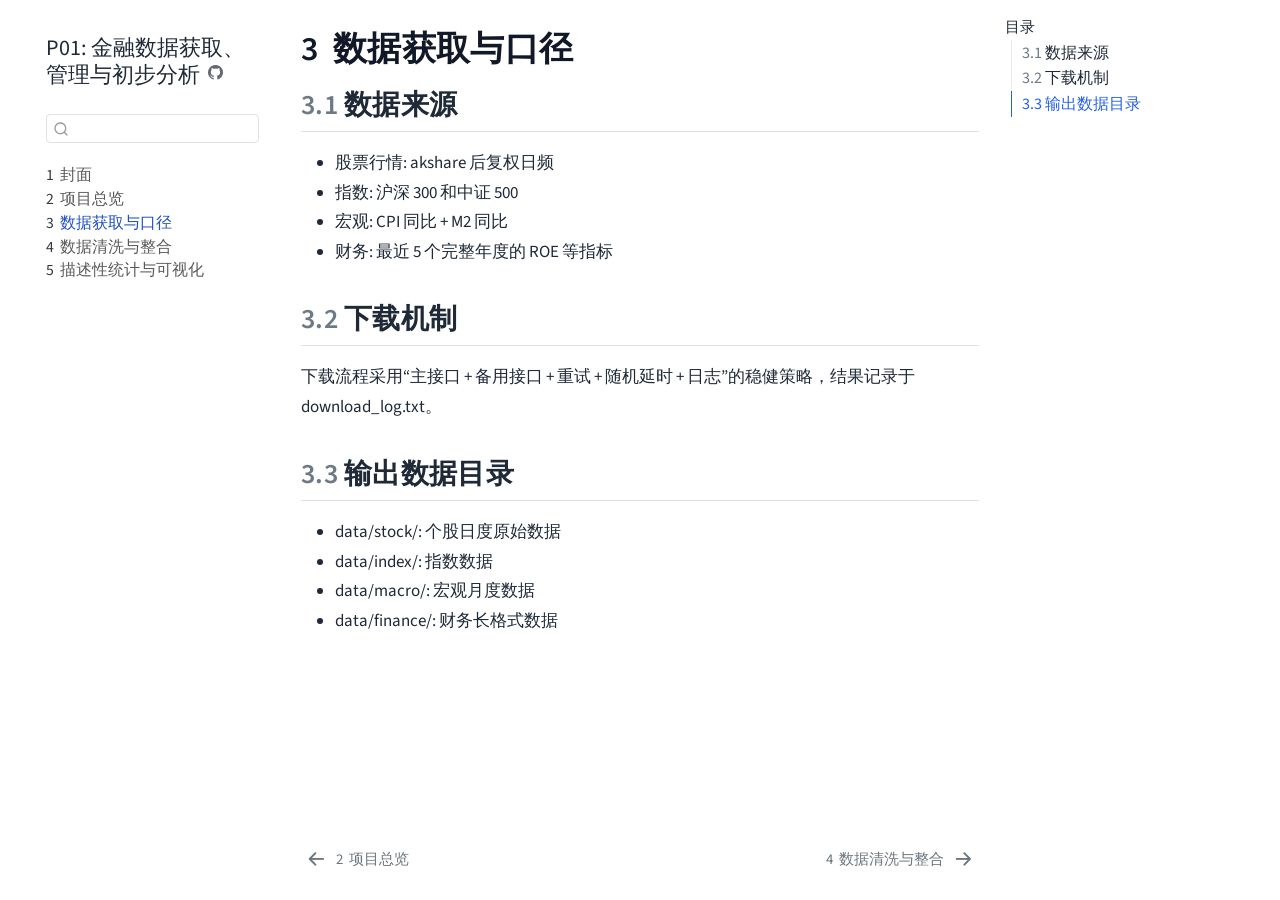
<file: book/02-download.html>
<!DOCTYPE html>
<html xmlns="http://www.w3.org/1999/xhtml" lang="zh-Hans" xml:lang="zh-Hans"><head>

<meta charset="utf-8">
<meta name="generator" content="quarto-1.9.36">

<meta name="viewport" content="width=device-width, initial-scale=1.0, user-scalable=yes">


<title>3&nbsp; 数据获取与口径 – P01: 金融数据获取、管理与初步分析</title>
<style>
/* Default styles provided by pandoc.
** See https://pandoc.org/MANUAL.html#variables-for-html for config info.
*/
code{white-space: pre-wrap;}
span.smallcaps{font-variant: small-caps;}
div.columns{display: flex; gap: min(4vw, 1.5em);}
div.column{flex: auto; overflow-x: auto;}
div.hanging-indent{margin-left: 1.5em; text-indent: -1.5em;}
ul.task-list{list-style: none;}
ul.task-list li input[type="checkbox"] {
  width: 0.8em;
  margin: 0 0.8em 0.2em -1em; /* quarto-specific, see https://github.com/quarto-dev/quarto-cli/issues/4556 */ 
  vertical-align: middle;
}
</style>


<script src="../site_libs/quarto-nav/quarto-nav.js"></script>
<script src="../site_libs/quarto-nav/headroom.min.js"></script>
<script src="../site_libs/clipboard/clipboard.min.js"></script>
<script src="../site_libs/quarto-search/autocomplete.umd.js"></script>
<script src="../site_libs/quarto-search/fuse.min.js"></script>
<script src="../site_libs/quarto-search/quarto-search.js"></script>
<meta name="quarto:offset" content="../">
<link href="../book/03-clean.html" rel="next">
<link href="../book/01-overview.html" rel="prev">
<script src="../site_libs/quarto-html/quarto.js" type="module"></script>
<script src="../site_libs/quarto-html/tabsets/tabsets.js" type="module"></script>
<script src="../site_libs/quarto-html/popper.min.js"></script>
<script src="../site_libs/quarto-html/tippy.umd.min.js"></script>
<script src="../site_libs/quarto-html/anchor.min.js"></script>
<link href="../site_libs/quarto-html/tippy.css" rel="stylesheet">
<link href="../site_libs/quarto-html/quarto-syntax-highlighting-845c23b38eaddc0f92fda52bfe77a8c8.css" rel="stylesheet" id="quarto-text-highlighting-styles">
<script src="../site_libs/bootstrap/bootstrap.min.js"></script>
<link href="../site_libs/bootstrap/bootstrap-icons.css" rel="stylesheet">
<link href="../site_libs/bootstrap/bootstrap-826be9151f1d60a3800daace7fd05715.min.css" rel="stylesheet" append-hash="true" id="quarto-bootstrap" data-mode="light">
<script id="quarto-search-options" type="application/json">{
  "location": "sidebar",
  "copy-button": false,
  "collapse-after": 3,
  "panel-placement": "start",
  "type": "textbox",
  "limit": 50,
  "keyboard-shortcut": [
    "f",
    "/",
    "s"
  ],
  "show-item-context": false,
  "language": {
    "search-no-results-text": "没有结果",
    "search-matching-documents-text": "匹配的文档",
    "search-copy-link-title": "复制搜索链接",
    "search-hide-matches-text": "隐藏其它匹配结果",
    "search-more-match-text": "更多匹配结果",
    "search-more-matches-text": "更多匹配结果",
    "search-clear-button-title": "清除",
    "search-text-placeholder": "",
    "search-detached-cancel-button-title": "取消",
    "search-submit-button-title": "提交",
    "search-label": "搜索"
  }
}</script>


</head>

<body class="nav-sidebar floating quarto-light">

<div id="quarto-search-results"></div>
  <header id="quarto-header" class="headroom fixed-top">
  <nav class="quarto-secondary-nav">
    <div class="container-fluid d-flex">
      <button type="button" class="quarto-btn-toggle btn" data-bs-toggle="collapse" role="button" data-bs-target=".quarto-sidebar-collapse-item" aria-controls="quarto-sidebar" aria-expanded="false" aria-label="展开或折叠侧边栏导航" onclick="if (window.quartoToggleHeadroom) { window.quartoToggleHeadroom(); }">
        <i class="bi bi-layout-text-sidebar-reverse"></i>
      </button>
        <nav class="quarto-page-breadcrumbs" aria-label="breadcrumb"><ol class="breadcrumb"><li class="breadcrumb-item"><a href="../book/02-download.html"><span class="chapter-number">3</span>&nbsp; <span class="chapter-title">数据获取与口径</span></a></li></ol></nav>
        <a class="flex-grow-1" role="navigation" data-bs-toggle="collapse" data-bs-target=".quarto-sidebar-collapse-item" aria-controls="quarto-sidebar" aria-expanded="false" aria-label="展开或折叠侧边栏导航" onclick="if (window.quartoToggleHeadroom) { window.quartoToggleHeadroom(); }">      
        </a>
      <button type="button" class="btn quarto-search-button" aria-label="搜索" onclick="window.quartoOpenSearch();">
        <i class="bi bi-search"></i>
      </button>
    </div>
  </nav>
</header>
<!-- content -->
<div id="quarto-content" class="quarto-container page-columns page-rows-contents page-layout-article">
<!-- sidebar -->
  <nav id="quarto-sidebar" class="sidebar collapse collapse-horizontal quarto-sidebar-collapse-item sidebar-navigation floating overflow-auto">
    <div class="pt-lg-2 mt-2 text-left sidebar-header">
    <div class="sidebar-title mb-0 py-0">
      <a href="../">P01: 金融数据获取、管理与初步分析</a> 
        <div class="sidebar-tools-main">
    <a href="https://github.com/real-Yijun/dshw-p01" title="源代码" class="quarto-navigation-tool px-1" aria-label="源代码"><i class="bi bi-github"></i></a>
</div>
    </div>
      </div>
        <div class="mt-2 flex-shrink-0 align-items-center">
        <div class="sidebar-search">
        <div id="quarto-search" class="" title="搜索"></div>
        </div>
        </div>
    <div class="sidebar-menu-container"> 
    <ul class="list-unstyled mt-1">
        <li class="sidebar-item">
  <div class="sidebar-item-container"> 
  <a href="../index.html" class="sidebar-item-text sidebar-link">
 <span class="menu-text"><span class="chapter-number">1</span>&nbsp; <span class="chapter-title">封面</span></span></a>
  </div>
</li>
        <li class="sidebar-item">
  <div class="sidebar-item-container"> 
  <a href="../book/01-overview.html" class="sidebar-item-text sidebar-link">
 <span class="menu-text"><span class="chapter-number">2</span>&nbsp; <span class="chapter-title">项目总览</span></span></a>
  </div>
</li>
        <li class="sidebar-item">
  <div class="sidebar-item-container"> 
  <a href="../book/02-download.html" class="sidebar-item-text sidebar-link active">
 <span class="menu-text"><span class="chapter-number">3</span>&nbsp; <span class="chapter-title">数据获取与口径</span></span></a>
  </div>
</li>
        <li class="sidebar-item">
  <div class="sidebar-item-container"> 
  <a href="../book/03-clean.html" class="sidebar-item-text sidebar-link">
 <span class="menu-text"><span class="chapter-number">4</span>&nbsp; <span class="chapter-title">数据清洗与整合</span></span></a>
  </div>
</li>
        <li class="sidebar-item">
  <div class="sidebar-item-container"> 
  <a href="../03_analysis.html" class="sidebar-item-text sidebar-link">
 <span class="menu-text"><span class="chapter-number">5</span>&nbsp; <span class="chapter-title">描述性统计与可视化</span></span></a>
  </div>
</li>
    </ul>
    </div>
</nav>
<div id="quarto-sidebar-glass" class="quarto-sidebar-collapse-item" data-bs-toggle="collapse" data-bs-target=".quarto-sidebar-collapse-item"></div>
<!-- margin-sidebar -->
    <div id="quarto-margin-sidebar" class="sidebar margin-sidebar">
        <nav id="TOC" role="doc-toc" class="toc-active">
    <h2 id="toc-title">目录</h2>
   
  <ul>
  <li><a href="#数据来源" id="toc-数据来源" class="nav-link active" data-scroll-target="#数据来源"><span class="header-section-number">3.1</span> 数据来源</a></li>
  <li><a href="#下载机制" id="toc-下载机制" class="nav-link" data-scroll-target="#下载机制"><span class="header-section-number">3.2</span> 下载机制</a></li>
  <li><a href="#输出数据目录" id="toc-输出数据目录" class="nav-link" data-scroll-target="#输出数据目录"><span class="header-section-number">3.3</span> 输出数据目录</a></li>
  </ul>
</nav>
    </div>
<!-- main -->
<main class="content" id="quarto-document-content">

<header id="title-block-header" class="quarto-title-block default">
<div class="quarto-title">
<h1 class="title"><span class="chapter-number">3</span>&nbsp; <span class="chapter-title">数据获取与口径</span></h1>
</div>



<div class="quarto-title-meta">

    
  
    
  </div>
  


</header>


<section id="数据来源" class="level2" data-number="3.1">
<h2 data-number="3.1" class="anchored" data-anchor-id="数据来源"><span class="header-section-number">3.1</span> 数据来源</h2>
<ul>
<li>股票行情: akshare 后复权日频</li>
<li>指数: 沪深 300 和中证 500</li>
<li>宏观: CPI 同比 + M2 同比</li>
<li>财务: 最近 5 个完整年度的 ROE 等指标</li>
</ul>
</section>
<section id="下载机制" class="level2" data-number="3.2">
<h2 data-number="3.2" class="anchored" data-anchor-id="下载机制"><span class="header-section-number">3.2</span> 下载机制</h2>
<p>下载流程采用“主接口 + 备用接口 + 重试 + 随机延时 + 日志”的稳健策略，结果记录于 download_log.txt。</p>
</section>
<section id="输出数据目录" class="level2" data-number="3.3">
<h2 data-number="3.3" class="anchored" data-anchor-id="输出数据目录"><span class="header-section-number">3.3</span> 输出数据目录</h2>
<ul>
<li>data/stock/: 个股日度原始数据</li>
<li>data/index/: 指数数据</li>
<li>data/macro/: 宏观月度数据</li>
<li>data/finance/: 财务长格式数据</li>
</ul>


</section>

</main> <!-- /main -->
<script id="quarto-html-after-body" type="application/javascript">
  window.document.addEventListener("DOMContentLoaded", function (event) {
    const icon = "";
    const anchorJS = new window.AnchorJS();
    anchorJS.options = {
      placement: 'right',
      icon: icon
    };
    anchorJS.add('.anchored');
    const isCodeAnnotation = (el) => {
      for (const clz of el.classList) {
        if (clz.startsWith('code-annotation-')) {                     
          return true;
        }
      }
      return false;
    }
    const onCopySuccess = function(e) {
      // button target
      const button = e.trigger;
      // don't keep focus
      button.blur();
      // flash "checked"
      button.classList.add('code-copy-button-checked');
      var currentTitle = button.getAttribute("title");
      button.setAttribute("title", "已复制");
      let tooltip;
      if (window.bootstrap) {
        button.setAttribute("data-bs-toggle", "tooltip");
        button.setAttribute("data-bs-placement", "left");
        button.setAttribute("data-bs-title", "已复制");
        tooltip = new bootstrap.Tooltip(button, 
          { trigger: "manual", 
            customClass: "code-copy-button-tooltip",
            offset: [0, -8]});
        tooltip.show();    
      }
      setTimeout(function() {
        if (tooltip) {
          tooltip.hide();
          button.removeAttribute("data-bs-title");
          button.removeAttribute("data-bs-toggle");
          button.removeAttribute("data-bs-placement");
        }
        button.setAttribute("title", currentTitle);
        button.classList.remove('code-copy-button-checked');
      }, 1000);
      // clear code selection
      e.clearSelection();
    }
    const getTextToCopy = function(trigger) {
      const outerScaffold = trigger.parentElement.cloneNode(true);
      const codeEl = outerScaffold.querySelector('code');
      for (const childEl of codeEl.children) {
        if (isCodeAnnotation(childEl)) {
          childEl.remove();
        }
      }
      return codeEl.innerText;
    }
    const clipboard = new window.ClipboardJS('.code-copy-button:not([data-in-quarto-modal])', {
      text: getTextToCopy
    });
    clipboard.on('success', onCopySuccess);
    if (window.document.getElementById('quarto-embedded-source-code-modal')) {
      const clipboardModal = new window.ClipboardJS('.code-copy-button[data-in-quarto-modal]', {
        text: getTextToCopy,
        container: window.document.getElementById('quarto-embedded-source-code-modal')
      });
      clipboardModal.on('success', onCopySuccess);
    }
      var localhostRegex = new RegExp(/^(?:http|https):\/\/localhost\:?[0-9]*\//);
      var mailtoRegex = new RegExp(/^mailto:/);
        var filterRegex = new RegExp('/' + window.location.host + '/');
      var isInternal = (href) => {
          return filterRegex.test(href) || localhostRegex.test(href) || mailtoRegex.test(href);
      }
      // Inspect non-navigation links and adorn them if external
     var links = window.document.querySelectorAll('a[href]:not(.nav-link):not(.navbar-brand):not(.toc-action):not(.sidebar-link):not(.sidebar-item-toggle):not(.pagination-link):not(.no-external):not([aria-hidden]):not(.dropdown-item):not(.quarto-navigation-tool):not(.about-link)');
      for (var i=0; i<links.length; i++) {
        const link = links[i];
        if (!isInternal(link.href)) {
          // undo the damage that might have been done by quarto-nav.js in the case of
          // links that we want to consider external
          if (link.dataset.originalHref !== undefined) {
            link.href = link.dataset.originalHref;
          }
        }
      }
    function tippyHover(el, contentFn, onTriggerFn, onUntriggerFn) {
      const config = {
        allowHTML: true,
        maxWidth: 500,
        delay: 100,
        arrow: false,
        appendTo: function(el) {
            return el.parentElement;
        },
        interactive: true,
        interactiveBorder: 10,
        theme: 'quarto',
        placement: 'bottom-start',
      };
      if (contentFn) {
        config.content = contentFn;
      }
      if (onTriggerFn) {
        config.onTrigger = onTriggerFn;
      }
      if (onUntriggerFn) {
        config.onUntrigger = onUntriggerFn;
      }
      window.tippy(el, config); 
    }
    const noterefs = window.document.querySelectorAll('a[role="doc-noteref"]');
    for (var i=0; i<noterefs.length; i++) {
      const ref = noterefs[i];
      tippyHover(ref, function() {
        // use id or data attribute instead here
        let href = ref.getAttribute('data-footnote-href') || ref.getAttribute('href');
        try { href = new URL(href).hash; } catch {}
        const id = href.replace(/^#\/?/, "");
        const note = window.document.getElementById(id);
        if (note) {
          return note.innerHTML;
        } else {
          return "";
        }
      });
    }
    const xrefs = window.document.querySelectorAll('a.quarto-xref');
    const processXRef = (id, note) => {
      // Strip column container classes
      const stripColumnClz = (el) => {
        el.classList.remove("page-full", "page-columns");
        if (el.children) {
          for (const child of el.children) {
            stripColumnClz(child);
          }
        }
      }
      stripColumnClz(note)
      if (id === null || id.startsWith('sec-')) {
        // Special case sections, only their first couple elements
        const container = document.createElement("div");
        if (note.children && note.children.length > 2) {
          container.appendChild(note.children[0].cloneNode(true));
          for (let i = 1; i < note.children.length; i++) {
            const child = note.children[i];
            if (child.tagName === "P" && child.innerText === "") {
              continue;
            } else {
              container.appendChild(child.cloneNode(true));
              break;
            }
          }
          if (window.Quarto?.typesetMath) {
            window.Quarto.typesetMath(container);
          }
          return container.innerHTML
        } else {
          if (window.Quarto?.typesetMath) {
            window.Quarto.typesetMath(note);
          }
          return note.innerHTML;
        }
      } else {
        // Remove any anchor links if they are present
        const anchorLink = note.querySelector('a.anchorjs-link');
        if (anchorLink) {
          anchorLink.remove();
        }
        if (window.Quarto?.typesetMath) {
          window.Quarto.typesetMath(note);
        }
        if (note.classList.contains("callout")) {
          return note.outerHTML;
        } else {
          return note.innerHTML;
        }
      }
    }
    for (var i=0; i<xrefs.length; i++) {
      const xref = xrefs[i];
      tippyHover(xref, undefined, function(instance) {
        instance.disable();
        let url = xref.getAttribute('href');
        let hash = undefined; 
        if (url.startsWith('#')) {
          hash = url;
        } else {
          try { hash = new URL(url).hash; } catch {}
        }
        if (hash) {
          const id = hash.replace(/^#\/?/, "");
          const note = window.document.getElementById(id);
          if (note !== null) {
            try {
              const html = processXRef(id, note.cloneNode(true));
              instance.setContent(html);
            } finally {
              instance.enable();
              instance.show();
            }
          } else {
            // See if we can fetch this
            fetch(url.split('#')[0])
            .then(res => res.text())
            .then(html => {
              const parser = new DOMParser();
              const htmlDoc = parser.parseFromString(html, "text/html");
              const note = htmlDoc.getElementById(id);
              if (note !== null) {
                const html = processXRef(id, note);
                instance.setContent(html);
              } 
            }).finally(() => {
              instance.enable();
              instance.show();
            });
          }
        } else {
          // See if we can fetch a full url (with no hash to target)
          // This is a special case and we should probably do some content thinning / targeting
          fetch(url)
          .then(res => res.text())
          .then(html => {
            const parser = new DOMParser();
            const htmlDoc = parser.parseFromString(html, "text/html");
            const note = htmlDoc.querySelector('main.content');
            if (note !== null) {
              // This should only happen for chapter cross references
              // (since there is no id in the URL)
              // remove the first header
              if (note.children.length > 0 && note.children[0].tagName === "HEADER") {
                note.children[0].remove();
              }
              const html = processXRef(null, note);
              instance.setContent(html);
            } 
          }).finally(() => {
            instance.enable();
            instance.show();
          });
        }
      }, function(instance) {
      });
    }
        let selectedAnnoteEl;
        const selectorForAnnotation = ( cell, annotation) => {
          let cellAttr = 'data-code-cell="' + cell + '"';
          let lineAttr = 'data-code-annotation="' +  annotation + '"';
          const selector = 'span[' + cellAttr + '][' + lineAttr + ']';
          return selector;
        }
        const selectCodeLines = (annoteEl) => {
          const doc = window.document;
          const targetCell = annoteEl.getAttribute("data-target-cell");
          const targetAnnotation = annoteEl.getAttribute("data-target-annotation");
          const annoteSpan = window.document.querySelector(selectorForAnnotation(targetCell, targetAnnotation));
          const lines = annoteSpan.getAttribute("data-code-lines").split(",");
          const lineIds = lines.map((line) => {
            return targetCell + "-" + line;
          })
          let top = null;
          let height = null;
          let parent = null;
          if (lineIds.length > 0) {
              //compute the position of the single el (top and bottom and make a div)
              const el = window.document.getElementById(lineIds[0]);
              top = el.offsetTop;
              height = el.offsetHeight;
              parent = el.parentElement.parentElement;
            if (lineIds.length > 1) {
              const lastEl = window.document.getElementById(lineIds[lineIds.length - 1]);
              const bottom = lastEl.offsetTop + lastEl.offsetHeight;
              height = bottom - top;
            }
            if (top !== null && height !== null && parent !== null) {
              // cook up a div (if necessary) and position it 
              let div = window.document.getElementById("code-annotation-line-highlight");
              if (div === null) {
                div = window.document.createElement("div");
                div.setAttribute("id", "code-annotation-line-highlight");
                div.style.position = 'absolute';
                parent.appendChild(div);
              }
              div.style.top = top - 2 + "px";
              div.style.height = height + 4 + "px";
              div.style.left = 0;
              let gutterDiv = window.document.getElementById("code-annotation-line-highlight-gutter");
              if (gutterDiv === null) {
                gutterDiv = window.document.createElement("div");
                gutterDiv.setAttribute("id", "code-annotation-line-highlight-gutter");
                gutterDiv.style.position = 'absolute';
                const codeCell = window.document.getElementById(targetCell);
                const gutter = codeCell.querySelector('.code-annotation-gutter');
                gutter.appendChild(gutterDiv);
              }
              gutterDiv.style.top = top - 2 + "px";
              gutterDiv.style.height = height + 4 + "px";
            }
            selectedAnnoteEl = annoteEl;
          }
        };
        const unselectCodeLines = () => {
          const elementsIds = ["code-annotation-line-highlight", "code-annotation-line-highlight-gutter"];
          elementsIds.forEach((elId) => {
            const div = window.document.getElementById(elId);
            if (div) {
              div.remove();
            }
          });
          selectedAnnoteEl = undefined;
        };
          // Handle positioning of the toggle
      window.addEventListener(
        "resize",
        throttle(() => {
          elRect = undefined;
          if (selectedAnnoteEl) {
            selectCodeLines(selectedAnnoteEl);
          }
        }, 10)
      );
      function throttle(fn, ms) {
      let throttle = false;
      let timer;
        return (...args) => {
          if(!throttle) { // first call gets through
              fn.apply(this, args);
              throttle = true;
          } else { // all the others get throttled
              if(timer) clearTimeout(timer); // cancel #2
              timer = setTimeout(() => {
                fn.apply(this, args);
                timer = throttle = false;
              }, ms);
          }
        };
      }
        // Attach click handler to the DT
        const annoteDls = window.document.querySelectorAll('dt[data-target-cell]');
        for (const annoteDlNode of annoteDls) {
          annoteDlNode.addEventListener('click', (event) => {
            const clickedEl = event.target;
            if (clickedEl !== selectedAnnoteEl) {
              unselectCodeLines();
              const activeEl = window.document.querySelector('dt[data-target-cell].code-annotation-active');
              if (activeEl) {
                activeEl.classList.remove('code-annotation-active');
              }
              selectCodeLines(clickedEl);
              clickedEl.classList.add('code-annotation-active');
            } else {
              // Unselect the line
              unselectCodeLines();
              clickedEl.classList.remove('code-annotation-active');
            }
          });
        }
    const findCites = (el) => {
      const parentEl = el.parentElement;
      if (parentEl) {
        const cites = parentEl.dataset.cites;
        if (cites) {
          return {
            el,
            cites: cites.split(' ')
          };
        } else {
          return findCites(el.parentElement)
        }
      } else {
        return undefined;
      }
    };
    var bibliorefs = window.document.querySelectorAll('a[role="doc-biblioref"]');
    for (var i=0; i<bibliorefs.length; i++) {
      const ref = bibliorefs[i];
      const citeInfo = findCites(ref);
      if (citeInfo) {
        tippyHover(citeInfo.el, function() {
          var popup = window.document.createElement('div');
          citeInfo.cites.forEach(function(cite) {
            var citeDiv = window.document.createElement('div');
            citeDiv.classList.add('hanging-indent');
            citeDiv.classList.add('csl-entry');
            var biblioDiv = window.document.getElementById('ref-' + cite);
            if (biblioDiv) {
              citeDiv.innerHTML = biblioDiv.innerHTML;
            }
            popup.appendChild(citeDiv);
          });
          return popup.innerHTML;
        });
      }
    }
  });
  </script>
<nav class="page-navigation">
  <div class="nav-page nav-page-previous">
      <a href="../book/01-overview.html" class="pagination-link" aria-label="项目总览">
        <i class="bi bi-arrow-left-short"></i> <span class="nav-page-text"><span class="chapter-number">2</span>&nbsp; <span class="chapter-title">项目总览</span></span>
      </a>          
  </div>
  <div class="nav-page nav-page-next">
      <a href="../book/03-clean.html" class="pagination-link" aria-label="数据清洗与整合">
        <span class="nav-page-text"><span class="chapter-number">4</span>&nbsp; <span class="chapter-title">数据清洗与整合</span></span> <i class="bi bi-arrow-right-short"></i>
      </a>
  </div>
</nav>
</div> <!-- /content -->




</body></html>
</file>
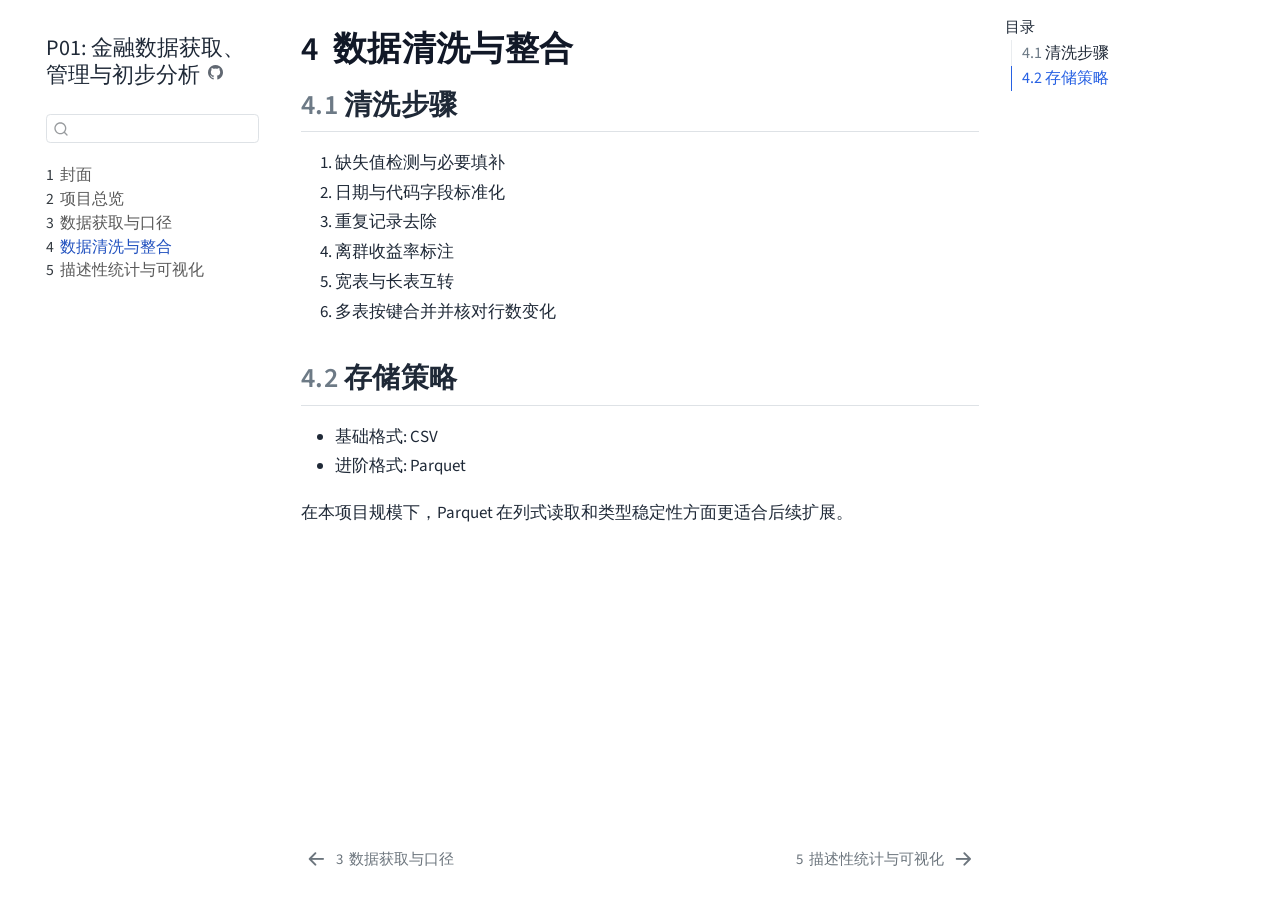
<file: book/03-clean.html>
<!DOCTYPE html>
<html xmlns="http://www.w3.org/1999/xhtml" lang="zh-Hans" xml:lang="zh-Hans"><head>

<meta charset="utf-8">
<meta name="generator" content="quarto-1.9.36">

<meta name="viewport" content="width=device-width, initial-scale=1.0, user-scalable=yes">


<title>4&nbsp; 数据清洗与整合 – P01: 金融数据获取、管理与初步分析</title>
<style>
/* Default styles provided by pandoc.
** See https://pandoc.org/MANUAL.html#variables-for-html for config info.
*/
code{white-space: pre-wrap;}
span.smallcaps{font-variant: small-caps;}
div.columns{display: flex; gap: min(4vw, 1.5em);}
div.column{flex: auto; overflow-x: auto;}
div.hanging-indent{margin-left: 1.5em; text-indent: -1.5em;}
ul.task-list{list-style: none;}
ul.task-list li input[type="checkbox"] {
  width: 0.8em;
  margin: 0 0.8em 0.2em -1em; /* quarto-specific, see https://github.com/quarto-dev/quarto-cli/issues/4556 */ 
  vertical-align: middle;
}
</style>


<script src="../site_libs/quarto-nav/quarto-nav.js"></script>
<script src="../site_libs/quarto-nav/headroom.min.js"></script>
<script src="../site_libs/clipboard/clipboard.min.js"></script>
<script src="../site_libs/quarto-search/autocomplete.umd.js"></script>
<script src="../site_libs/quarto-search/fuse.min.js"></script>
<script src="../site_libs/quarto-search/quarto-search.js"></script>
<meta name="quarto:offset" content="../">
<link href="../03_analysis.html" rel="next">
<link href="../book/02-download.html" rel="prev">
<script src="../site_libs/quarto-html/quarto.js" type="module"></script>
<script src="../site_libs/quarto-html/tabsets/tabsets.js" type="module"></script>
<script src="../site_libs/quarto-html/popper.min.js"></script>
<script src="../site_libs/quarto-html/tippy.umd.min.js"></script>
<script src="../site_libs/quarto-html/anchor.min.js"></script>
<link href="../site_libs/quarto-html/tippy.css" rel="stylesheet">
<link href="../site_libs/quarto-html/quarto-syntax-highlighting-845c23b38eaddc0f92fda52bfe77a8c8.css" rel="stylesheet" id="quarto-text-highlighting-styles">
<script src="../site_libs/bootstrap/bootstrap.min.js"></script>
<link href="../site_libs/bootstrap/bootstrap-icons.css" rel="stylesheet">
<link href="../site_libs/bootstrap/bootstrap-826be9151f1d60a3800daace7fd05715.min.css" rel="stylesheet" append-hash="true" id="quarto-bootstrap" data-mode="light">
<script id="quarto-search-options" type="application/json">{
  "location": "sidebar",
  "copy-button": false,
  "collapse-after": 3,
  "panel-placement": "start",
  "type": "textbox",
  "limit": 50,
  "keyboard-shortcut": [
    "f",
    "/",
    "s"
  ],
  "show-item-context": false,
  "language": {
    "search-no-results-text": "没有结果",
    "search-matching-documents-text": "匹配的文档",
    "search-copy-link-title": "复制搜索链接",
    "search-hide-matches-text": "隐藏其它匹配结果",
    "search-more-match-text": "更多匹配结果",
    "search-more-matches-text": "更多匹配结果",
    "search-clear-button-title": "清除",
    "search-text-placeholder": "",
    "search-detached-cancel-button-title": "取消",
    "search-submit-button-title": "提交",
    "search-label": "搜索"
  }
}</script>


</head>

<body class="nav-sidebar floating quarto-light">

<div id="quarto-search-results"></div>
  <header id="quarto-header" class="headroom fixed-top">
  <nav class="quarto-secondary-nav">
    <div class="container-fluid d-flex">
      <button type="button" class="quarto-btn-toggle btn" data-bs-toggle="collapse" role="button" data-bs-target=".quarto-sidebar-collapse-item" aria-controls="quarto-sidebar" aria-expanded="false" aria-label="展开或折叠侧边栏导航" onclick="if (window.quartoToggleHeadroom) { window.quartoToggleHeadroom(); }">
        <i class="bi bi-layout-text-sidebar-reverse"></i>
      </button>
        <nav class="quarto-page-breadcrumbs" aria-label="breadcrumb"><ol class="breadcrumb"><li class="breadcrumb-item"><a href="../book/03-clean.html"><span class="chapter-number">4</span>&nbsp; <span class="chapter-title">数据清洗与整合</span></a></li></ol></nav>
        <a class="flex-grow-1" role="navigation" data-bs-toggle="collapse" data-bs-target=".quarto-sidebar-collapse-item" aria-controls="quarto-sidebar" aria-expanded="false" aria-label="展开或折叠侧边栏导航" onclick="if (window.quartoToggleHeadroom) { window.quartoToggleHeadroom(); }">      
        </a>
      <button type="button" class="btn quarto-search-button" aria-label="搜索" onclick="window.quartoOpenSearch();">
        <i class="bi bi-search"></i>
      </button>
    </div>
  </nav>
</header>
<!-- content -->
<div id="quarto-content" class="quarto-container page-columns page-rows-contents page-layout-article">
<!-- sidebar -->
  <nav id="quarto-sidebar" class="sidebar collapse collapse-horizontal quarto-sidebar-collapse-item sidebar-navigation floating overflow-auto">
    <div class="pt-lg-2 mt-2 text-left sidebar-header">
    <div class="sidebar-title mb-0 py-0">
      <a href="../">P01: 金融数据获取、管理与初步分析</a> 
        <div class="sidebar-tools-main">
    <a href="https://github.com/real-Yijun/dshw-p01" title="源代码" class="quarto-navigation-tool px-1" aria-label="源代码"><i class="bi bi-github"></i></a>
</div>
    </div>
      </div>
        <div class="mt-2 flex-shrink-0 align-items-center">
        <div class="sidebar-search">
        <div id="quarto-search" class="" title="搜索"></div>
        </div>
        </div>
    <div class="sidebar-menu-container"> 
    <ul class="list-unstyled mt-1">
        <li class="sidebar-item">
  <div class="sidebar-item-container"> 
  <a href="../index.html" class="sidebar-item-text sidebar-link">
 <span class="menu-text"><span class="chapter-number">1</span>&nbsp; <span class="chapter-title">封面</span></span></a>
  </div>
</li>
        <li class="sidebar-item">
  <div class="sidebar-item-container"> 
  <a href="../book/01-overview.html" class="sidebar-item-text sidebar-link">
 <span class="menu-text"><span class="chapter-number">2</span>&nbsp; <span class="chapter-title">项目总览</span></span></a>
  </div>
</li>
        <li class="sidebar-item">
  <div class="sidebar-item-container"> 
  <a href="../book/02-download.html" class="sidebar-item-text sidebar-link">
 <span class="menu-text"><span class="chapter-number">3</span>&nbsp; <span class="chapter-title">数据获取与口径</span></span></a>
  </div>
</li>
        <li class="sidebar-item">
  <div class="sidebar-item-container"> 
  <a href="../book/03-clean.html" class="sidebar-item-text sidebar-link active">
 <span class="menu-text"><span class="chapter-number">4</span>&nbsp; <span class="chapter-title">数据清洗与整合</span></span></a>
  </div>
</li>
        <li class="sidebar-item">
  <div class="sidebar-item-container"> 
  <a href="../03_analysis.html" class="sidebar-item-text sidebar-link">
 <span class="menu-text"><span class="chapter-number">5</span>&nbsp; <span class="chapter-title">描述性统计与可视化</span></span></a>
  </div>
</li>
    </ul>
    </div>
</nav>
<div id="quarto-sidebar-glass" class="quarto-sidebar-collapse-item" data-bs-toggle="collapse" data-bs-target=".quarto-sidebar-collapse-item"></div>
<!-- margin-sidebar -->
    <div id="quarto-margin-sidebar" class="sidebar margin-sidebar">
        <nav id="TOC" role="doc-toc" class="toc-active">
    <h2 id="toc-title">目录</h2>
   
  <ul>
  <li><a href="#清洗步骤" id="toc-清洗步骤" class="nav-link active" data-scroll-target="#清洗步骤"><span class="header-section-number">4.1</span> 清洗步骤</a></li>
  <li><a href="#存储策略" id="toc-存储策略" class="nav-link" data-scroll-target="#存储策略"><span class="header-section-number">4.2</span> 存储策略</a></li>
  </ul>
</nav>
    </div>
<!-- main -->
<main class="content" id="quarto-document-content">

<header id="title-block-header" class="quarto-title-block default">
<div class="quarto-title">
<h1 class="title"><span class="chapter-number">4</span>&nbsp; <span class="chapter-title">数据清洗与整合</span></h1>
</div>



<div class="quarto-title-meta">

    
  
    
  </div>
  


</header>


<section id="清洗步骤" class="level2" data-number="4.1">
<h2 data-number="4.1" class="anchored" data-anchor-id="清洗步骤"><span class="header-section-number">4.1</span> 清洗步骤</h2>
<ol type="1">
<li>缺失值检测与必要填补</li>
<li>日期与代码字段标准化</li>
<li>重复记录去除</li>
<li>离群收益率标注</li>
<li>宽表与长表互转</li>
<li>多表按键合并并核对行数变化</li>
</ol>
</section>
<section id="存储策略" class="level2" data-number="4.2">
<h2 data-number="4.2" class="anchored" data-anchor-id="存储策略"><span class="header-section-number">4.2</span> 存储策略</h2>
<ul>
<li>基础格式: CSV</li>
<li>进阶格式: Parquet</li>
</ul>
<p>在本项目规模下，Parquet 在列式读取和类型稳定性方面更适合后续扩展。</p>


</section>

</main> <!-- /main -->
<script id="quarto-html-after-body" type="application/javascript">
  window.document.addEventListener("DOMContentLoaded", function (event) {
    const icon = "";
    const anchorJS = new window.AnchorJS();
    anchorJS.options = {
      placement: 'right',
      icon: icon
    };
    anchorJS.add('.anchored');
    const isCodeAnnotation = (el) => {
      for (const clz of el.classList) {
        if (clz.startsWith('code-annotation-')) {                     
          return true;
        }
      }
      return false;
    }
    const onCopySuccess = function(e) {
      // button target
      const button = e.trigger;
      // don't keep focus
      button.blur();
      // flash "checked"
      button.classList.add('code-copy-button-checked');
      var currentTitle = button.getAttribute("title");
      button.setAttribute("title", "已复制");
      let tooltip;
      if (window.bootstrap) {
        button.setAttribute("data-bs-toggle", "tooltip");
        button.setAttribute("data-bs-placement", "left");
        button.setAttribute("data-bs-title", "已复制");
        tooltip = new bootstrap.Tooltip(button, 
          { trigger: "manual", 
            customClass: "code-copy-button-tooltip",
            offset: [0, -8]});
        tooltip.show();    
      }
      setTimeout(function() {
        if (tooltip) {
          tooltip.hide();
          button.removeAttribute("data-bs-title");
          button.removeAttribute("data-bs-toggle");
          button.removeAttribute("data-bs-placement");
        }
        button.setAttribute("title", currentTitle);
        button.classList.remove('code-copy-button-checked');
      }, 1000);
      // clear code selection
      e.clearSelection();
    }
    const getTextToCopy = function(trigger) {
      const outerScaffold = trigger.parentElement.cloneNode(true);
      const codeEl = outerScaffold.querySelector('code');
      for (const childEl of codeEl.children) {
        if (isCodeAnnotation(childEl)) {
          childEl.remove();
        }
      }
      return codeEl.innerText;
    }
    const clipboard = new window.ClipboardJS('.code-copy-button:not([data-in-quarto-modal])', {
      text: getTextToCopy
    });
    clipboard.on('success', onCopySuccess);
    if (window.document.getElementById('quarto-embedded-source-code-modal')) {
      const clipboardModal = new window.ClipboardJS('.code-copy-button[data-in-quarto-modal]', {
        text: getTextToCopy,
        container: window.document.getElementById('quarto-embedded-source-code-modal')
      });
      clipboardModal.on('success', onCopySuccess);
    }
      var localhostRegex = new RegExp(/^(?:http|https):\/\/localhost\:?[0-9]*\//);
      var mailtoRegex = new RegExp(/^mailto:/);
        var filterRegex = new RegExp('/' + window.location.host + '/');
      var isInternal = (href) => {
          return filterRegex.test(href) || localhostRegex.test(href) || mailtoRegex.test(href);
      }
      // Inspect non-navigation links and adorn them if external
     var links = window.document.querySelectorAll('a[href]:not(.nav-link):not(.navbar-brand):not(.toc-action):not(.sidebar-link):not(.sidebar-item-toggle):not(.pagination-link):not(.no-external):not([aria-hidden]):not(.dropdown-item):not(.quarto-navigation-tool):not(.about-link)');
      for (var i=0; i<links.length; i++) {
        const link = links[i];
        if (!isInternal(link.href)) {
          // undo the damage that might have been done by quarto-nav.js in the case of
          // links that we want to consider external
          if (link.dataset.originalHref !== undefined) {
            link.href = link.dataset.originalHref;
          }
        }
      }
    function tippyHover(el, contentFn, onTriggerFn, onUntriggerFn) {
      const config = {
        allowHTML: true,
        maxWidth: 500,
        delay: 100,
        arrow: false,
        appendTo: function(el) {
            return el.parentElement;
        },
        interactive: true,
        interactiveBorder: 10,
        theme: 'quarto',
        placement: 'bottom-start',
      };
      if (contentFn) {
        config.content = contentFn;
      }
      if (onTriggerFn) {
        config.onTrigger = onTriggerFn;
      }
      if (onUntriggerFn) {
        config.onUntrigger = onUntriggerFn;
      }
      window.tippy(el, config); 
    }
    const noterefs = window.document.querySelectorAll('a[role="doc-noteref"]');
    for (var i=0; i<noterefs.length; i++) {
      const ref = noterefs[i];
      tippyHover(ref, function() {
        // use id or data attribute instead here
        let href = ref.getAttribute('data-footnote-href') || ref.getAttribute('href');
        try { href = new URL(href).hash; } catch {}
        const id = href.replace(/^#\/?/, "");
        const note = window.document.getElementById(id);
        if (note) {
          return note.innerHTML;
        } else {
          return "";
        }
      });
    }
    const xrefs = window.document.querySelectorAll('a.quarto-xref');
    const processXRef = (id, note) => {
      // Strip column container classes
      const stripColumnClz = (el) => {
        el.classList.remove("page-full", "page-columns");
        if (el.children) {
          for (const child of el.children) {
            stripColumnClz(child);
          }
        }
      }
      stripColumnClz(note)
      if (id === null || id.startsWith('sec-')) {
        // Special case sections, only their first couple elements
        const container = document.createElement("div");
        if (note.children && note.children.length > 2) {
          container.appendChild(note.children[0].cloneNode(true));
          for (let i = 1; i < note.children.length; i++) {
            const child = note.children[i];
            if (child.tagName === "P" && child.innerText === "") {
              continue;
            } else {
              container.appendChild(child.cloneNode(true));
              break;
            }
          }
          if (window.Quarto?.typesetMath) {
            window.Quarto.typesetMath(container);
          }
          return container.innerHTML
        } else {
          if (window.Quarto?.typesetMath) {
            window.Quarto.typesetMath(note);
          }
          return note.innerHTML;
        }
      } else {
        // Remove any anchor links if they are present
        const anchorLink = note.querySelector('a.anchorjs-link');
        if (anchorLink) {
          anchorLink.remove();
        }
        if (window.Quarto?.typesetMath) {
          window.Quarto.typesetMath(note);
        }
        if (note.classList.contains("callout")) {
          return note.outerHTML;
        } else {
          return note.innerHTML;
        }
      }
    }
    for (var i=0; i<xrefs.length; i++) {
      const xref = xrefs[i];
      tippyHover(xref, undefined, function(instance) {
        instance.disable();
        let url = xref.getAttribute('href');
        let hash = undefined; 
        if (url.startsWith('#')) {
          hash = url;
        } else {
          try { hash = new URL(url).hash; } catch {}
        }
        if (hash) {
          const id = hash.replace(/^#\/?/, "");
          const note = window.document.getElementById(id);
          if (note !== null) {
            try {
              const html = processXRef(id, note.cloneNode(true));
              instance.setContent(html);
            } finally {
              instance.enable();
              instance.show();
            }
          } else {
            // See if we can fetch this
            fetch(url.split('#')[0])
            .then(res => res.text())
            .then(html => {
              const parser = new DOMParser();
              const htmlDoc = parser.parseFromString(html, "text/html");
              const note = htmlDoc.getElementById(id);
              if (note !== null) {
                const html = processXRef(id, note);
                instance.setContent(html);
              } 
            }).finally(() => {
              instance.enable();
              instance.show();
            });
          }
        } else {
          // See if we can fetch a full url (with no hash to target)
          // This is a special case and we should probably do some content thinning / targeting
          fetch(url)
          .then(res => res.text())
          .then(html => {
            const parser = new DOMParser();
            const htmlDoc = parser.parseFromString(html, "text/html");
            const note = htmlDoc.querySelector('main.content');
            if (note !== null) {
              // This should only happen for chapter cross references
              // (since there is no id in the URL)
              // remove the first header
              if (note.children.length > 0 && note.children[0].tagName === "HEADER") {
                note.children[0].remove();
              }
              const html = processXRef(null, note);
              instance.setContent(html);
            } 
          }).finally(() => {
            instance.enable();
            instance.show();
          });
        }
      }, function(instance) {
      });
    }
        let selectedAnnoteEl;
        const selectorForAnnotation = ( cell, annotation) => {
          let cellAttr = 'data-code-cell="' + cell + '"';
          let lineAttr = 'data-code-annotation="' +  annotation + '"';
          const selector = 'span[' + cellAttr + '][' + lineAttr + ']';
          return selector;
        }
        const selectCodeLines = (annoteEl) => {
          const doc = window.document;
          const targetCell = annoteEl.getAttribute("data-target-cell");
          const targetAnnotation = annoteEl.getAttribute("data-target-annotation");
          const annoteSpan = window.document.querySelector(selectorForAnnotation(targetCell, targetAnnotation));
          const lines = annoteSpan.getAttribute("data-code-lines").split(",");
          const lineIds = lines.map((line) => {
            return targetCell + "-" + line;
          })
          let top = null;
          let height = null;
          let parent = null;
          if (lineIds.length > 0) {
              //compute the position of the single el (top and bottom and make a div)
              const el = window.document.getElementById(lineIds[0]);
              top = el.offsetTop;
              height = el.offsetHeight;
              parent = el.parentElement.parentElement;
            if (lineIds.length > 1) {
              const lastEl = window.document.getElementById(lineIds[lineIds.length - 1]);
              const bottom = lastEl.offsetTop + lastEl.offsetHeight;
              height = bottom - top;
            }
            if (top !== null && height !== null && parent !== null) {
              // cook up a div (if necessary) and position it 
              let div = window.document.getElementById("code-annotation-line-highlight");
              if (div === null) {
                div = window.document.createElement("div");
                div.setAttribute("id", "code-annotation-line-highlight");
                div.style.position = 'absolute';
                parent.appendChild(div);
              }
              div.style.top = top - 2 + "px";
              div.style.height = height + 4 + "px";
              div.style.left = 0;
              let gutterDiv = window.document.getElementById("code-annotation-line-highlight-gutter");
              if (gutterDiv === null) {
                gutterDiv = window.document.createElement("div");
                gutterDiv.setAttribute("id", "code-annotation-line-highlight-gutter");
                gutterDiv.style.position = 'absolute';
                const codeCell = window.document.getElementById(targetCell);
                const gutter = codeCell.querySelector('.code-annotation-gutter');
                gutter.appendChild(gutterDiv);
              }
              gutterDiv.style.top = top - 2 + "px";
              gutterDiv.style.height = height + 4 + "px";
            }
            selectedAnnoteEl = annoteEl;
          }
        };
        const unselectCodeLines = () => {
          const elementsIds = ["code-annotation-line-highlight", "code-annotation-line-highlight-gutter"];
          elementsIds.forEach((elId) => {
            const div = window.document.getElementById(elId);
            if (div) {
              div.remove();
            }
          });
          selectedAnnoteEl = undefined;
        };
          // Handle positioning of the toggle
      window.addEventListener(
        "resize",
        throttle(() => {
          elRect = undefined;
          if (selectedAnnoteEl) {
            selectCodeLines(selectedAnnoteEl);
          }
        }, 10)
      );
      function throttle(fn, ms) {
      let throttle = false;
      let timer;
        return (...args) => {
          if(!throttle) { // first call gets through
              fn.apply(this, args);
              throttle = true;
          } else { // all the others get throttled
              if(timer) clearTimeout(timer); // cancel #2
              timer = setTimeout(() => {
                fn.apply(this, args);
                timer = throttle = false;
              }, ms);
          }
        };
      }
        // Attach click handler to the DT
        const annoteDls = window.document.querySelectorAll('dt[data-target-cell]');
        for (const annoteDlNode of annoteDls) {
          annoteDlNode.addEventListener('click', (event) => {
            const clickedEl = event.target;
            if (clickedEl !== selectedAnnoteEl) {
              unselectCodeLines();
              const activeEl = window.document.querySelector('dt[data-target-cell].code-annotation-active');
              if (activeEl) {
                activeEl.classList.remove('code-annotation-active');
              }
              selectCodeLines(clickedEl);
              clickedEl.classList.add('code-annotation-active');
            } else {
              // Unselect the line
              unselectCodeLines();
              clickedEl.classList.remove('code-annotation-active');
            }
          });
        }
    const findCites = (el) => {
      const parentEl = el.parentElement;
      if (parentEl) {
        const cites = parentEl.dataset.cites;
        if (cites) {
          return {
            el,
            cites: cites.split(' ')
          };
        } else {
          return findCites(el.parentElement)
        }
      } else {
        return undefined;
      }
    };
    var bibliorefs = window.document.querySelectorAll('a[role="doc-biblioref"]');
    for (var i=0; i<bibliorefs.length; i++) {
      const ref = bibliorefs[i];
      const citeInfo = findCites(ref);
      if (citeInfo) {
        tippyHover(citeInfo.el, function() {
          var popup = window.document.createElement('div');
          citeInfo.cites.forEach(function(cite) {
            var citeDiv = window.document.createElement('div');
            citeDiv.classList.add('hanging-indent');
            citeDiv.classList.add('csl-entry');
            var biblioDiv = window.document.getElementById('ref-' + cite);
            if (biblioDiv) {
              citeDiv.innerHTML = biblioDiv.innerHTML;
            }
            popup.appendChild(citeDiv);
          });
          return popup.innerHTML;
        });
      }
    }
  });
  </script>
<nav class="page-navigation">
  <div class="nav-page nav-page-previous">
      <a href="../book/02-download.html" class="pagination-link" aria-label="数据获取与口径">
        <i class="bi bi-arrow-left-short"></i> <span class="nav-page-text"><span class="chapter-number">3</span>&nbsp; <span class="chapter-title">数据获取与口径</span></span>
      </a>          
  </div>
  <div class="nav-page nav-page-next">
      <a href="../03_analysis.html" class="pagination-link" aria-label="描述性统计与可视化">
        <span class="nav-page-text"><span class="chapter-number">5</span>&nbsp; <span class="chapter-title">描述性统计与可视化</span></span> <i class="bi bi-arrow-right-short"></i>
      </a>
  </div>
</nav>
</div> <!-- /content -->




</body></html>
</file>
<file: site_libs/quarto-html/tippy.css>
.tippy-box[data-animation=fade][data-state=hidden]{opacity:0}[data-tippy-root]{max-width:calc(100vw - 10px)}.tippy-box{position:relative;background-color:#333;color:#fff;border-radius:4px;font-size:14px;line-height:1.4;white-space:normal;outline:0;transition-property:transform,visibility,opacity}.tippy-box[data-placement^=top]>.tippy-arrow{bottom:0}.tippy-box[data-placement^=top]>.tippy-arrow:before{bottom:-7px;left:0;border-width:8px 8px 0;border-top-color:initial;transform-origin:center top}.tippy-box[data-placement^=bottom]>.tippy-arrow{top:0}.tippy-box[data-placement^=bottom]>.tippy-arrow:before{top:-7px;left:0;border-width:0 8px 8px;border-bottom-color:initial;transform-origin:center bottom}.tippy-box[data-placement^=left]>.tippy-arrow{right:0}.tippy-box[data-placement^=left]>.tippy-arrow:before{border-width:8px 0 8px 8px;border-left-color:initial;right:-7px;transform-origin:center left}.tippy-box[data-placement^=right]>.tippy-arrow{left:0}.tippy-box[data-placement^=right]>.tippy-arrow:before{left:-7px;border-width:8px 8px 8px 0;border-right-color:initial;transform-origin:center right}.tippy-box[data-inertia][data-state=visible]{transition-timing-function:cubic-bezier(.54,1.5,.38,1.11)}.tippy-arrow{width:16px;height:16px;color:#333}.tippy-arrow:before{content:"";position:absolute;border-color:transparent;border-style:solid}.tippy-content{position:relative;padding:5px 9px;z-index:1}
</file>
<file: site_libs/quarto-html/quarto-syntax-highlighting-845c23b38eaddc0f92fda52bfe77a8c8.css>
/* quarto syntax highlight colors */
:root {
  --quarto-hl-ot-color: #003B4F;
  --quarto-hl-at-color: #657422;
  --quarto-hl-ss-color: #20794D;
  --quarto-hl-an-color: #5E5E5E;
  --quarto-hl-fu-color: #4758AB;
  --quarto-hl-st-color: #20794D;
  --quarto-hl-cf-color: #003B4F;
  --quarto-hl-op-color: #5E5E5E;
  --quarto-hl-er-color: #AD0000;
  --quarto-hl-bn-color: #AD0000;
  --quarto-hl-al-color: #AD0000;
  --quarto-hl-va-color: #111111;
  --quarto-hl-bu-color: inherit;
  --quarto-hl-ex-color: inherit;
  --quarto-hl-pp-color: #AD0000;
  --quarto-hl-in-color: #5E5E5E;
  --quarto-hl-vs-color: #20794D;
  --quarto-hl-wa-color: #5E5E5E;
  --quarto-hl-do-color: #5E5E5E;
  --quarto-hl-im-color: #00769E;
  --quarto-hl-ch-color: #20794D;
  --quarto-hl-dt-color: #AD0000;
  --quarto-hl-fl-color: #AD0000;
  --quarto-hl-co-color: #5E5E5E;
  --quarto-hl-cv-color: #5E5E5E;
  --quarto-hl-cn-color: #8f5902;
  --quarto-hl-sc-color: #5E5E5E;
  --quarto-hl-dv-color: #AD0000;
  --quarto-hl-kw-color: #003B4F;
}

/* other quarto variables */
:root {
  --quarto-font-monospace: SFMono-Regular, Menlo, Monaco, Consolas, "Liberation Mono", "Courier New", monospace;
}

/* syntax highlight based on Pandoc's rules */
pre > code.sourceCode > span {
  color: #003B4F;
}

code.sourceCode > span {
  color: #003B4F;
}

div.sourceCode,
div.sourceCode pre.sourceCode {
  color: #003B4F;
}

/* Normal */
code span {
  color: #003B4F;
}

/* Alert */
code span.al {
  color: #AD0000;
  font-style: inherit;
}

/* Annotation */
code span.an {
  color: #5E5E5E;
  font-style: inherit;
}

/* Attribute */
code span.at {
  color: #657422;
  font-style: inherit;
}

/* BaseN */
code span.bn {
  color: #AD0000;
  font-style: inherit;
}

/* BuiltIn */
code span.bu {
  font-style: inherit;
}

/* ControlFlow */
code span.cf {
  color: #003B4F;
  font-weight: bold;
  font-style: inherit;
}

/* Char */
code span.ch {
  color: #20794D;
  font-style: inherit;
}

/* Constant */
code span.cn {
  color: #8f5902;
  font-style: inherit;
}

/* Comment */
code span.co {
  color: #5E5E5E;
  font-style: inherit;
}

/* CommentVar */
code span.cv {
  color: #5E5E5E;
  font-style: italic;
}

/* Documentation */
code span.do {
  color: #5E5E5E;
  font-style: italic;
}

/* DataType */
code span.dt {
  color: #AD0000;
  font-style: inherit;
}

/* DecVal */
code span.dv {
  color: #AD0000;
  font-style: inherit;
}

/* Error */
code span.er {
  color: #AD0000;
  font-style: inherit;
}

/* Extension */
code span.ex {
  font-style: inherit;
}

/* Float */
code span.fl {
  color: #AD0000;
  font-style: inherit;
}

/* Function */
code span.fu {
  color: #4758AB;
  font-style: inherit;
}

/* Import */
code span.im {
  color: #00769E;
  font-style: inherit;
}

/* Information */
code span.in {
  color: #5E5E5E;
  font-style: inherit;
}

/* Keyword */
code span.kw {
  color: #003B4F;
  font-weight: bold;
  font-style: inherit;
}

/* Operator */
code span.op {
  color: #5E5E5E;
  font-style: inherit;
}

/* Other */
code span.ot {
  color: #003B4F;
  font-style: inherit;
}

/* Preprocessor */
code span.pp {
  color: #AD0000;
  font-style: inherit;
}

/* SpecialChar */
code span.sc {
  color: #5E5E5E;
  font-style: inherit;
}

/* SpecialString */
code span.ss {
  color: #20794D;
  font-style: inherit;
}

/* String */
code span.st {
  color: #20794D;
  font-style: inherit;
}

/* Variable */
code span.va {
  color: #111111;
  font-style: inherit;
}

/* VerbatimString */
code span.vs {
  color: #20794D;
  font-style: inherit;
}

/* Warning */
code span.wa {
  color: #5E5E5E;
  font-style: italic;
}

.prevent-inlining {
  content: "</";
}

/*# sourceMappingURL=ac89f0bb514bba72461919f78549e31c.css.map */
</file>
